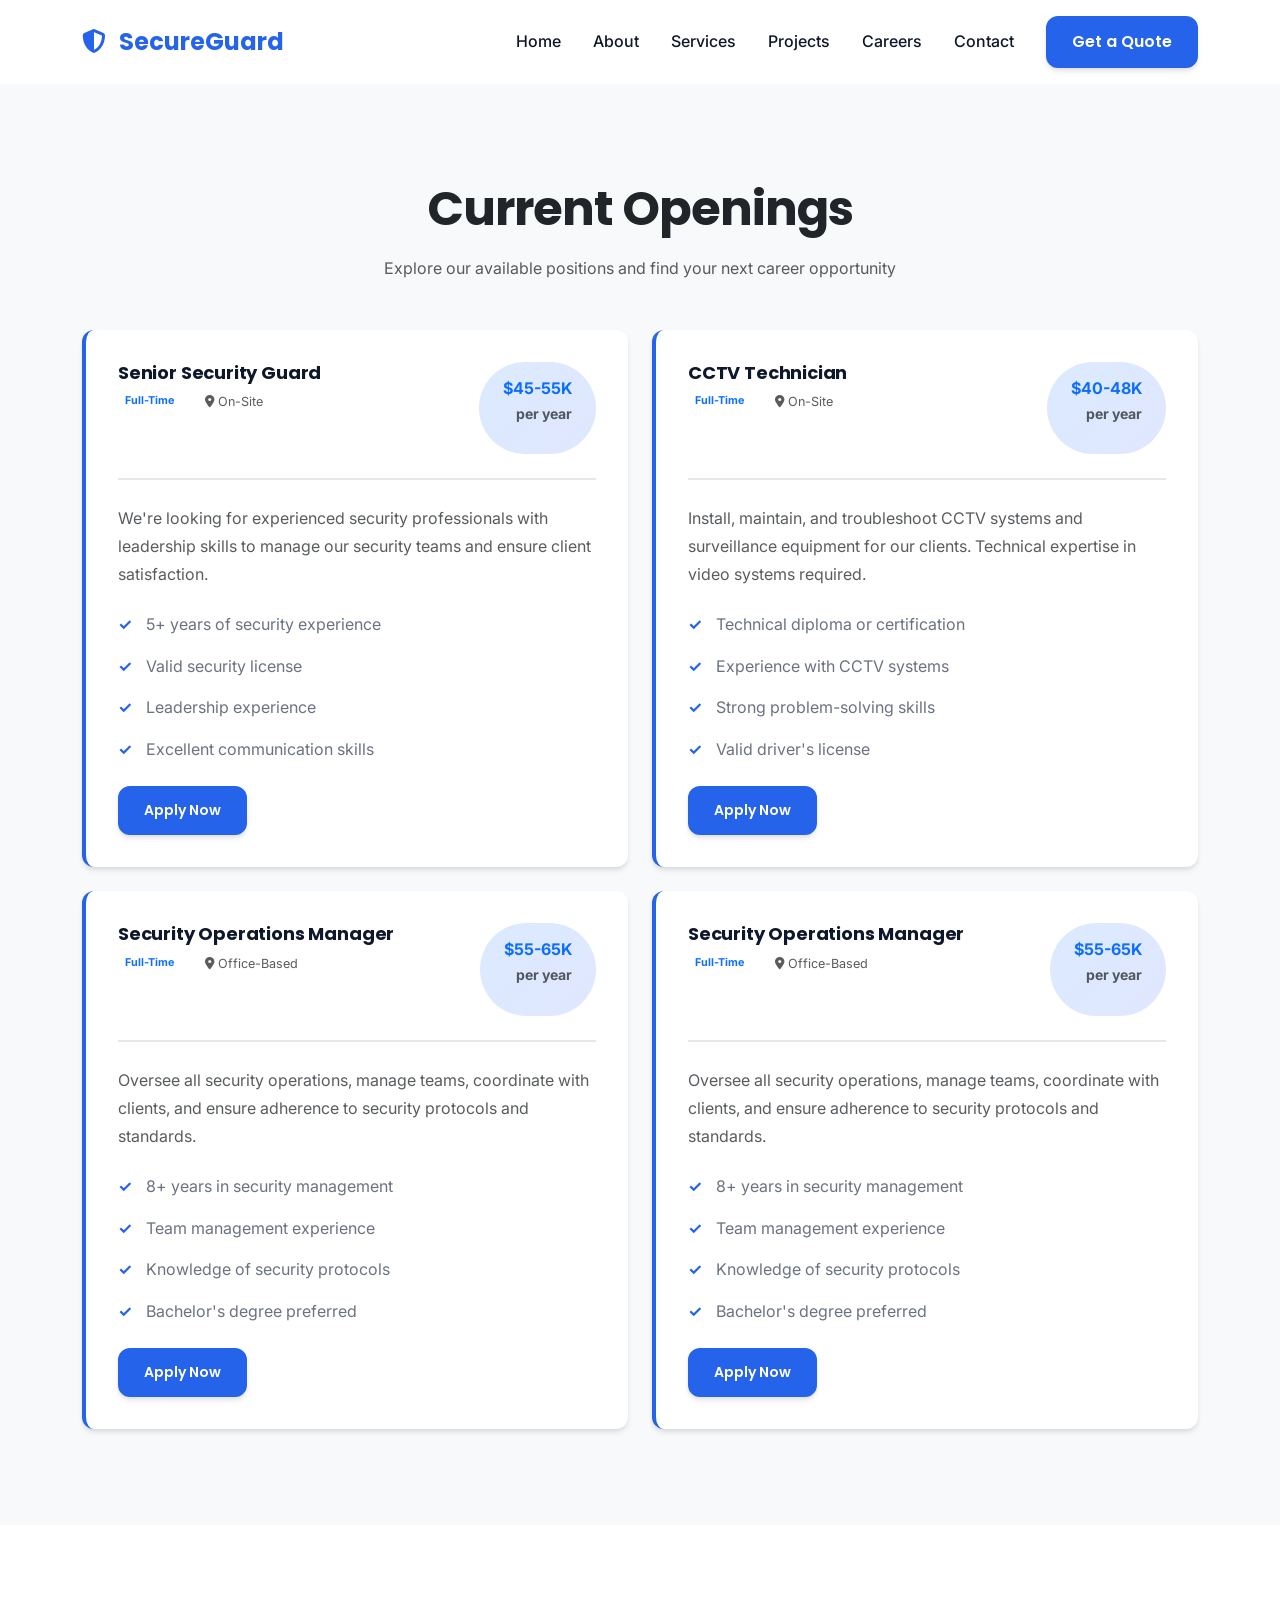
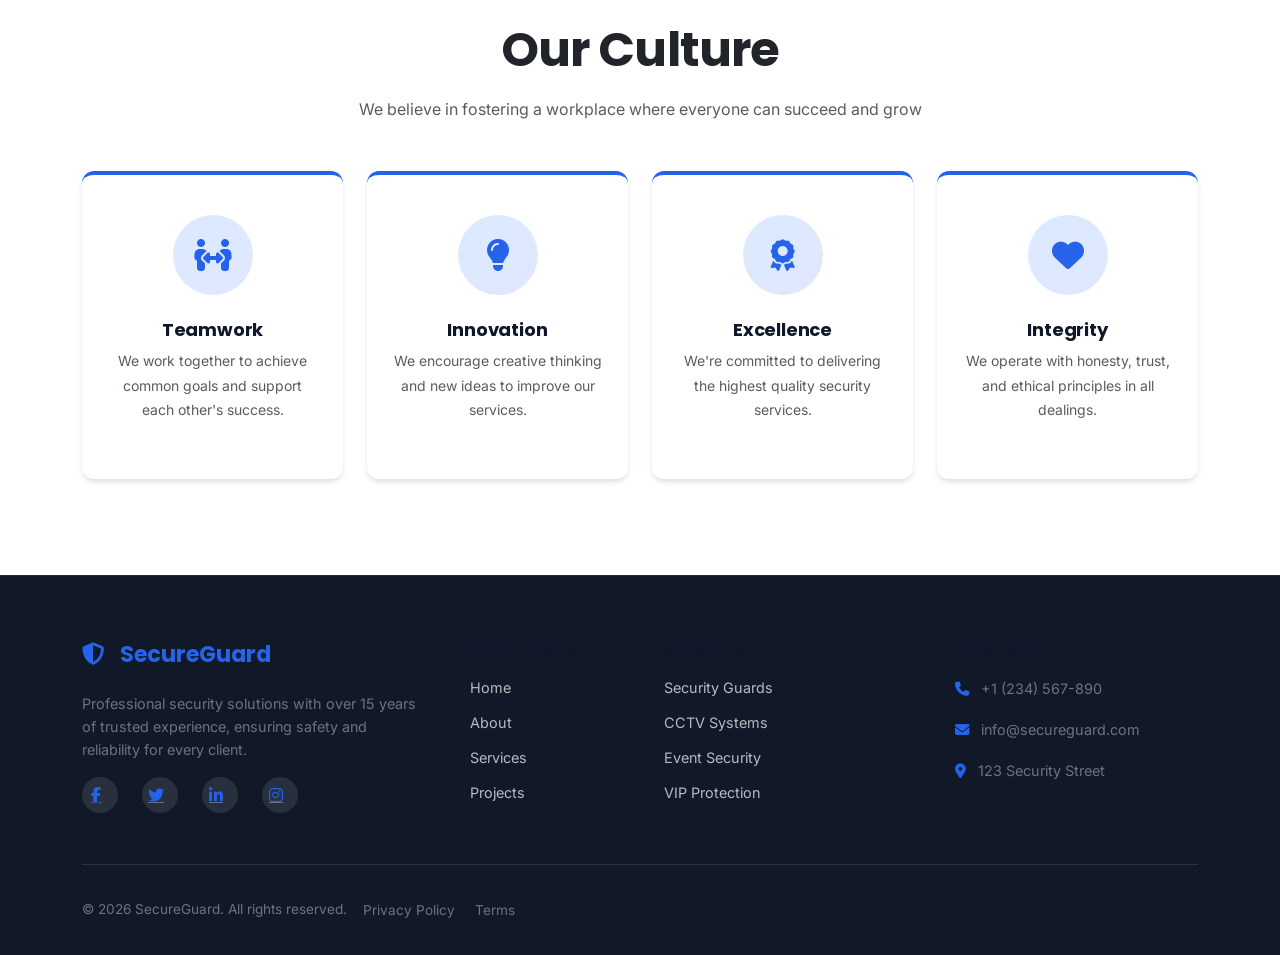
<file: careers.html>
<!DOCTYPE html>
<html lang="en">
<head>
    <meta charset="UTF-8">
    <meta name="viewport" content="width=device-width, initial-scale=1.0">
    <title>Careers - SecureGuard</title>
    <link href="https://cdn.jsdelivr.net/npm/bootstrap@5.3.0/dist/css/bootstrap.min.css" rel="stylesheet">
    <link rel="stylesheet" href="https://cdnjs.cloudflare.com/ajax/libs/font-awesome/6.4.0/css/all.min.css">
    <link href="https://fonts.googleapis.com/css2?family=Poppins:wght@300;400;600;700;800&family=Inter:wght@300;400;500;600&display=swap" rel="stylesheet">
    <link rel="stylesheet" href="style.css">
</head>
<body>
    <!-- Navbar -->
    <nav class="navbar navbar-expand-lg navbar-light sticky-top" id="navbar">
        <div class="container-lg">
            <a class="navbar-brand fw-bold" href="index.html">
                <i class="fas fa-shield-alt"></i> SecureGuard
            </a>
            <button class="navbar-toggler" type="button" data-bs-toggle="collapse" data-bs-target="#navbarNav">
                <span class="navbar-toggler-icon"></span>
            </button>
            <div class="collapse navbar-collapse" id="navbarNav">
                <ul class="navbar-nav ms-auto">
                    <li class="nav-item"><a class="nav-link" href="index.html">Home</a></li>
                    <li class="nav-item"><a class="nav-link" href="about.html">About</a></li>
                    <li class="nav-item"><a class="nav-link" href="services.html">Services</a></li>
                    <li class="nav-item"><a class="nav-link" href="projects.html">Projects</a></li>
                    <li class="nav-item"><a class="nav-link active" href="careers.html">Careers</a></li>
                    <li class="nav-item"><a class="nav-link" href="contact.html">Contact</a></li>
                </ul>
                <div class="d-flex align-items-center gap-2 ms-3">
                    <!-- <button id="themeToggle" class="btn btn-outline-primary theme-toggle" title="Toggle theme">
                        <i class="fas fa-moon"></i>
                    </button> -->
                    <a href="contact.html" class="btn btn-primary">Get a Quote</a>
                </div>
            </div>
        </div>
    </nav>

    <!-- Page Header
    <section class="page-header bg-gradient">
        <div class="container-lg">
            <div class="text-center py-5">
                <h1 class="display-4 fw-bold text-dark mb-3">Join Our Team</h1>
                <p class="lead text-muted mx-auto" style="max-width: 600px;">Be part of a growing company dedicated to security and excellence</p>
            </div>
        </div>
    </section> -->

    <!-- Careers Intro -->
    <!-- <section class="py-6">
        <div class="container-lg">
            <div class="row align-items-center gap-5">
                <div class="col-lg-6">
                    <span class="badge bg-primary-light text-primary mb-3">Work With Us</span>
                    <h2 class="display-5 fw-bold text-dark mb-4">Exciting Opportunities Await</h2>
                    <p class="lead text-muted mb-4">At SecureGuard, we're looking for talented individuals who are passionate about security and committed to excellence. We offer competitive salaries, professional development, and a supportive work environment.</p>
                    <div class="benefit-list">
                        <div class="benefit-item">
                            <div class="benefit-icon"><i class="fas fa-check"></i></div>
                            <div class="benefit-text">
                                <h6>Competitive Compensation</h6>
                                <p class="text-muted small">Salary and benefits packages that reward your dedication</p>
                            </div>
                        </div>
                        <div class="benefit-item">
                            <div class="benefit-icon"><i class="fas fa-check"></i></div>
                            <div class="benefit-text">
                                <h6>Professional Development</h6>
                                <p class="text-muted small">Training programs and career advancement opportunities</p>
                            </div>
                        </div>
                        <div class="benefit-item">
                            <div class="benefit-icon"><i class="fas fa-check"></i></div>
                            <div class="benefit-text">
                                <h6>Work-Life Balance</h6>
                                <p class="text-muted small">Flexible schedules and supportive team culture</p>
                            </div>
                        </div>
                        <div class="benefit-item">
                            <div class="benefit-icon"><i class="fas fa-check"></i></div>
                            <div class="benefit-text">
                                <h6>Health & Wellness</h6>
                                <p class="text-muted small">Comprehensive health insurance and wellness programs</p>
                            </div>
                        </div>
                    </div>
                </div>
                <div class="col-lg-6">
                    <img src="https://images.unsplash.com/photo-1552664730-d307ca884978?w=500&h=500&fit=crop" alt="Team Working" class="img-fluid rounded-4 shadow-lg">
                </div>
            </div>
        </div>
    </section> -->

    <!-- Open Positions -->
    <section class="py-6 bg-light">
        <div class="container-lg">
            <div class="text-center mb-5">
                <h2 class="display-5 fw-bold text-dark mb-3">Current Openings</h2>
                <p class="text-muted mx-auto" style="max-width: 600px;">Explore our available positions and find your next career opportunity</p>
            </div>

            <div class="row g-4">
                <!-- Job 1 -->
                <div class="col-lg-6">
                    <div class="job-card">
                        <div class="job-header">
                            <div>
                                <h5 class="fw-bold mb-2">Senior Security Guard</h5>
                                <div class="job-meta">
                                    <span class="badge bg-primary-light text-primary me-2">Full-Time</span>
                                    <span class="text-muted small"><i class="fas fa-map-marker-alt me-1"></i>On-Site</span>
                                </div>
                            </div>
                            <div class="job-salary text-end">
                                <p class="text-primary fw-bold mb-0">$45-55K</p>
                                <p class="text-muted small">per year</p>
                            </div>
                        </div>
                        <p class="text-muted mb-3">We're looking for experienced security professionals with leadership skills to manage our security teams and ensure client satisfaction.</p>
                        <ul class="job-requirements mb-3">
                            <li>5+ years of security experience</li>
                            <li>Valid security license</li>
                            <li>Leadership experience</li>
                            <li>Excellent communication skills</li>
                        </ul>
                        <a href="contact.html" class="btn btn-primary btn-sm">Apply Now</a>
                    </div>
                </div>

                <!-- Job 2 -->
                <div class="col-lg-6">
                    <div class="job-card">
                        <div class="job-header">
                            <div>
                                <h5 class="fw-bold mb-2">CCTV Technician</h5>
                                <div class="job-meta">
                                    <span class="badge bg-primary-light text-primary me-2">Full-Time</span>
                                    <span class="text-muted small"><i class="fas fa-map-marker-alt me-1"></i>On-Site</span>
                                </div>
                            </div>
                            <div class="job-salary text-end">
                                <p class="text-primary fw-bold mb-0">$40-48K</p>
                                <p class="text-muted small">per year</p>
                            </div>
                        </div>
                        <p class="text-muted mb-3">Install, maintain, and troubleshoot CCTV systems and surveillance equipment for our clients. Technical expertise in video systems required.</p>
                        <ul class="job-requirements mb-3">
                            <li>Technical diploma or certification</li>
                            <li>Experience with CCTV systems</li>
                            <li>Strong problem-solving skills</li>
                            <li>Valid driver's license</li>
                        </ul>
                        <a href="contact.html" class="btn btn-primary btn-sm">Apply Now</a>
                    </div>
                </div>

                <!-- Job 3 -->
                <div class="col-lg-6">
                    <div class="job-card">
                        <div class="job-header">
                            <div>
                                <h5 class="fw-bold mb-2">Security Operations Manager</h5>
                                <div class="job-meta">
                                    <span class="badge bg-primary-light text-primary me-2">Full-Time</span>
                                    <span class="text-muted small"><i class="fas fa-map-marker-alt me-1"></i>Office-Based</span>
                                </div>
                            </div>
                            <div class="job-salary text-end">
                                <p class="text-primary fw-bold mb-0">$55-65K</p>
                                <p class="text-muted small">per year</p>
                            </div>
                        </div>
                        <p class="text-muted mb-3">Oversee all security operations, manage teams, coordinate with clients, and ensure adherence to security protocols and standards.</p>
                        <ul class="job-requirements mb-3">
                            <li>8+ years in security management</li>
                            <li>Team management experience</li>
                            <li>Knowledge of security protocols</li>
                            <li>Bachelor's degree preferred</li>
                        </ul>
                        <a href="contact.html" class="btn btn-primary btn-sm">Apply Now</a>
                    </div>
                </div>

                <!-- Job 4 -->
                <div class="col-lg-6">
                    <div class="job-card">
                        <div class="job-header">
                            <div>
                                <h5 class="fw-bold mb-2">Security Operations Manager</h5>
                                <div class="job-meta">
                                    <span class="badge bg-primary-light text-primary me-2">Full-Time</span>
                                    <span class="text-muted small"><i class="fas fa-map-marker-alt me-1"></i>Office-Based</span>
                                </div>
                            </div>
                            <div class="job-salary text-end">
                                <p class="text-primary fw-bold mb-0">$55-65K</p>
                                <p class="text-muted small">per year</p>
                            </div>
                        </div>
                        <p class="text-muted mb-3">Oversee all security operations, manage teams, coordinate with clients, and ensure adherence to security protocols and standards.</p>
                        <ul class="job-requirements mb-3">
                            <li>8+ years in security management</li>
                            <li>Team management experience</li>
                            <li>Knowledge of security protocols</li>
                            <li>Bachelor's degree preferred</li>
                        </ul>
                        <a href="contact.html" class="btn btn-primary btn-sm">Apply Now</a>
                    </div>
                </div>
            </div>
        </div>
    </section>

    <!-- Company Culture -->
    <section class="py-6">
        <div class="container-lg">
            <div class="text-center mb-5">
                <h2 class="display-5 fw-bold text-dark mb-3">Our Culture</h2>
                <p class="text-muted mx-auto" style="max-width: 600px;">We believe in fostering a workplace where everyone can succeed and grow</p>
            </div>

            <div class="row g-4">
                <div class="col-md-6 col-lg-3 text-center">
                    <div class="culture-card">
                        <div class="culture-icon">
                            <i class="fas fa-people-arrows"></i>
                        </div>
                        <h5 class="fw-bold mt-3 mb-2">Teamwork</h5>
                        <p class="text-muted small">We work together to achieve common goals and support each other's success.</p>
                    </div>
                </div>
                <div class="col-md-6 col-lg-3 text-center">
                    <div class="culture-card">
                        <div class="culture-icon">
                            <i class="fas fa-lightbulb"></i>
                        </div>
                        <h5 class="fw-bold mt-3 mb-2">Innovation</h5>
                        <p class="text-muted small">We encourage creative thinking and new ideas to improve our services.</p>
                    </div>
                </div>
                <div class="col-md-6 col-lg-3 text-center">
                    <div class="culture-card">
                        <div class="culture-icon">
                            <i class="fas fa-award"></i>
                        </div>
                        <h5 class="fw-bold mt-3 mb-2">Excellence</h5>
                        <p class="text-muted small">We're committed to delivering the highest quality security services.</p>
                    </div>
                </div>
                <div class="col-md-6 col-lg-3 text-center">
                    <div class="culture-card">
                        <div class="culture-icon">
                            <i class="fas fa-heart"></i>
                        </div>
                        <h5 class="fw-bold mt-3 mb-2">Integrity</h5>
                        <p class="text-muted small">We operate with honesty, trust, and ethical principles in all dealings.</p>
                    </div>
                </div>
            </div>
        </div>
    </section>

<footer class="footer">
    <div class="container-lg">
        <div class="row g-5">

            <!-- Brand -->
            <div class="col-lg-4 col-md-6">
                <h5 class="footer-brand">
                    <i class="fas fa-shield-alt"></i> SecureGuard
                </h5>
                <p class="footer-desc">
                    Professional security solutions with over 15 years of trusted experience, ensuring safety and reliability for every client.
                </p>

                <div class="social-icons mt-3">
                    <a href="#"><i class="fab fa-facebook-f"></i></a>
                    <a href="#"><i class="fab fa-twitter"></i></a>
                    <a href="#"><i class="fab fa-linkedin-in"></i></a>
                    <a href="#"><i class="fab fa-instagram"></i></a>
                </div>
            </div>

            <!-- Links -->
            <div class="col-lg-2 col-md-6">
                <h6 class="footer-title">Quick Links</h6>
                <ul class="footer-links">
                    <li><a href="index.html">Home</a></li>
                    <li><a href="about.html">About</a></li>
                    <li><a href="services.html">Services</a></li>
                    <li><a href="projects.html">Projects</a></li>
                </ul>
            </div>

            <!-- Services -->
            <div class="col-lg-3 col-md-6">
                <h6 class="footer-title">Services</h6>
                <ul class="footer-links">
                    <li><a href="#">Security Guards</a></li>
                    <li><a href="#">CCTV Systems</a></li>
                    <li><a href="#">Event Security</a></li>
                    <li><a href="#">VIP Protection</a></li>
                </ul>
            </div>

            <!-- Contact -->
            <div class="col-lg-3 col-md-6">
                <h6 class="footer-title">Contact</h6>
                <p><i class="fas fa-phone"></i> +1 (234) 567-890</p>
                <p><i class="fas fa-envelope"></i> info@secureguard.com</p>
                <p><i class="fas fa-map-marker-alt"></i> 123 Security Street</p>
            </div>

        </div>

        <!-- Bottom -->
        <div class="footer-bottom mt-5">
            <div class="d-flex flex-column flex-md-row justify-content-between align-items-center">
                <p>© 2026 SecureGuard. All rights reserved.</p>
                <div>
                    <a href="#">Privacy Policy</a>
                    <a href="#">Terms</a>
                </div>
            </div>
        </div>
    </div>
</footer>

    <a href="#top" id="scrollTopBtn" class="scroll-top"><i class="fas fa-arrow-up"></i></a>

    <script src="https://cdn.jsdelivr.net/npm/bootstrap@5.3.0/dist/js/bootstrap.bundle.min.js"></script>
    <script src="script.js"></script>
    <script>document.addEventListener('DOMContentLoaded', function() { initializeTheme(); });</script>
</body>
</html>
</file>
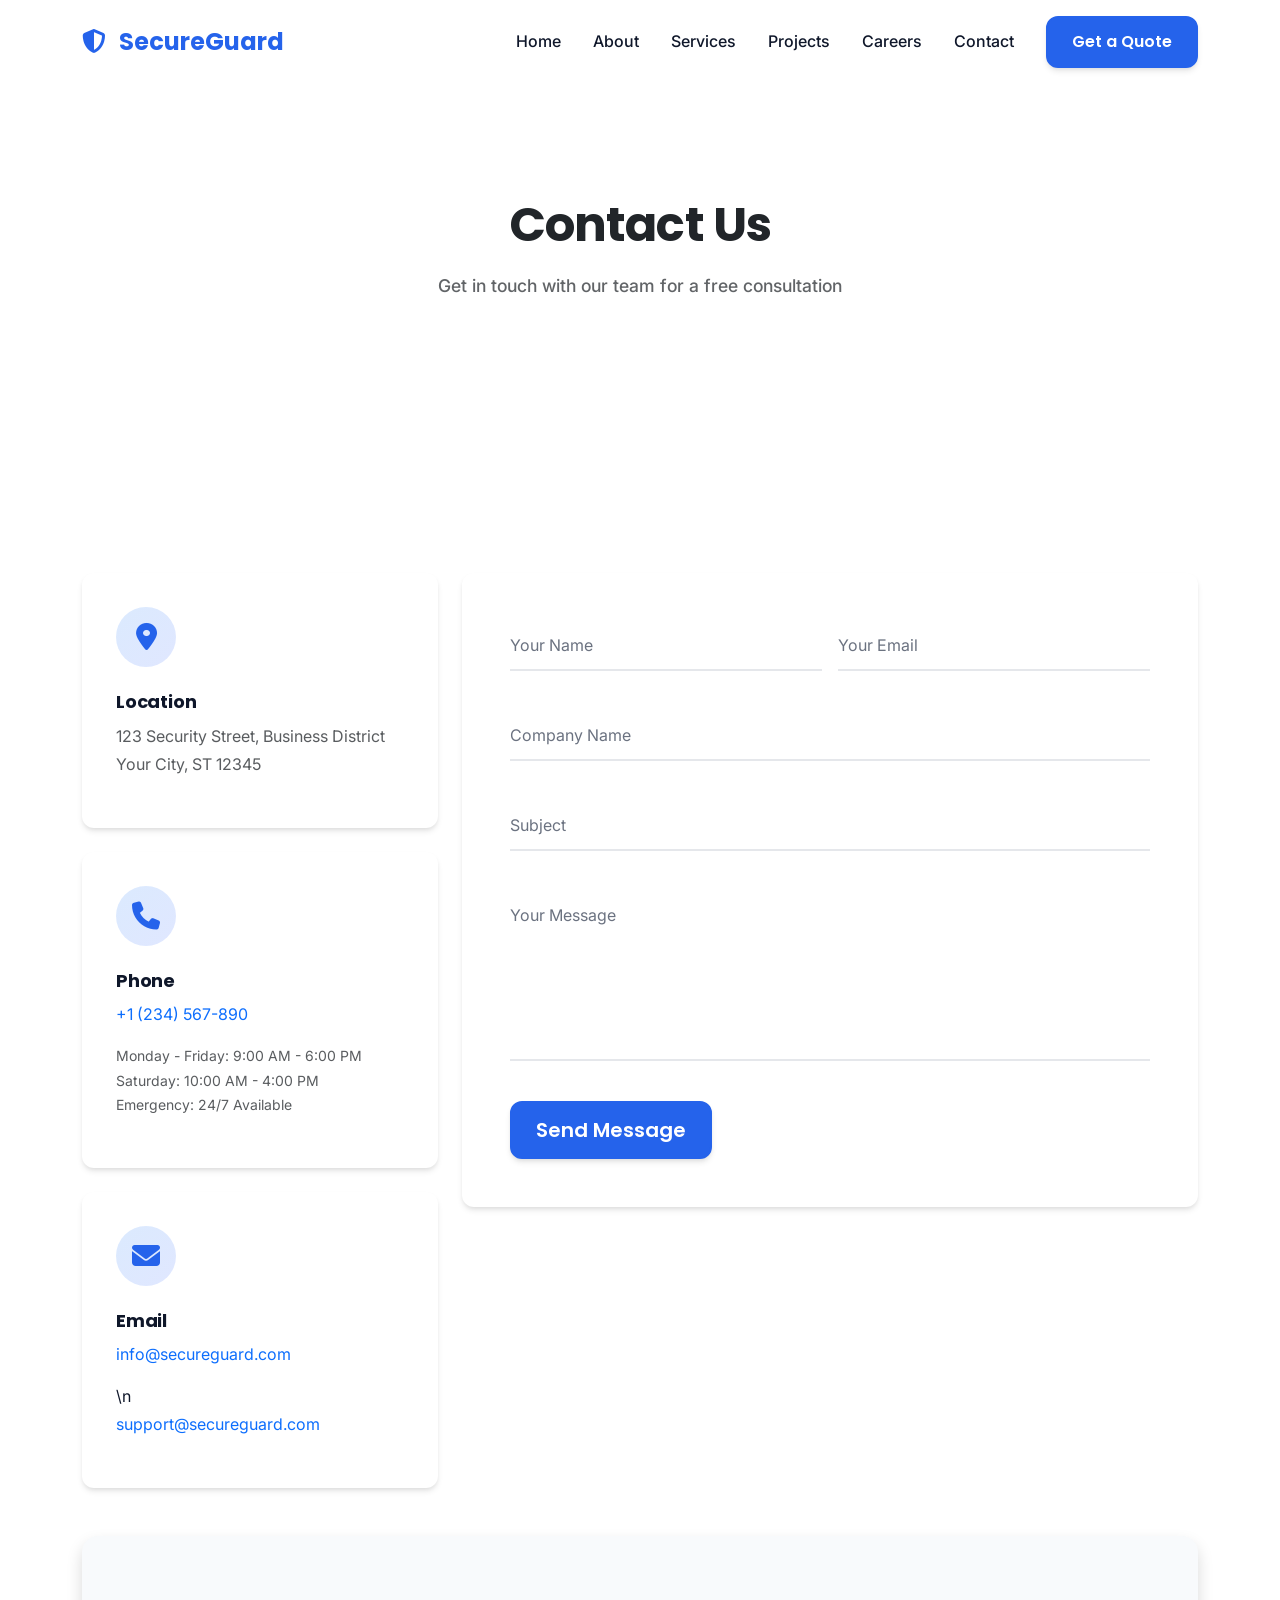
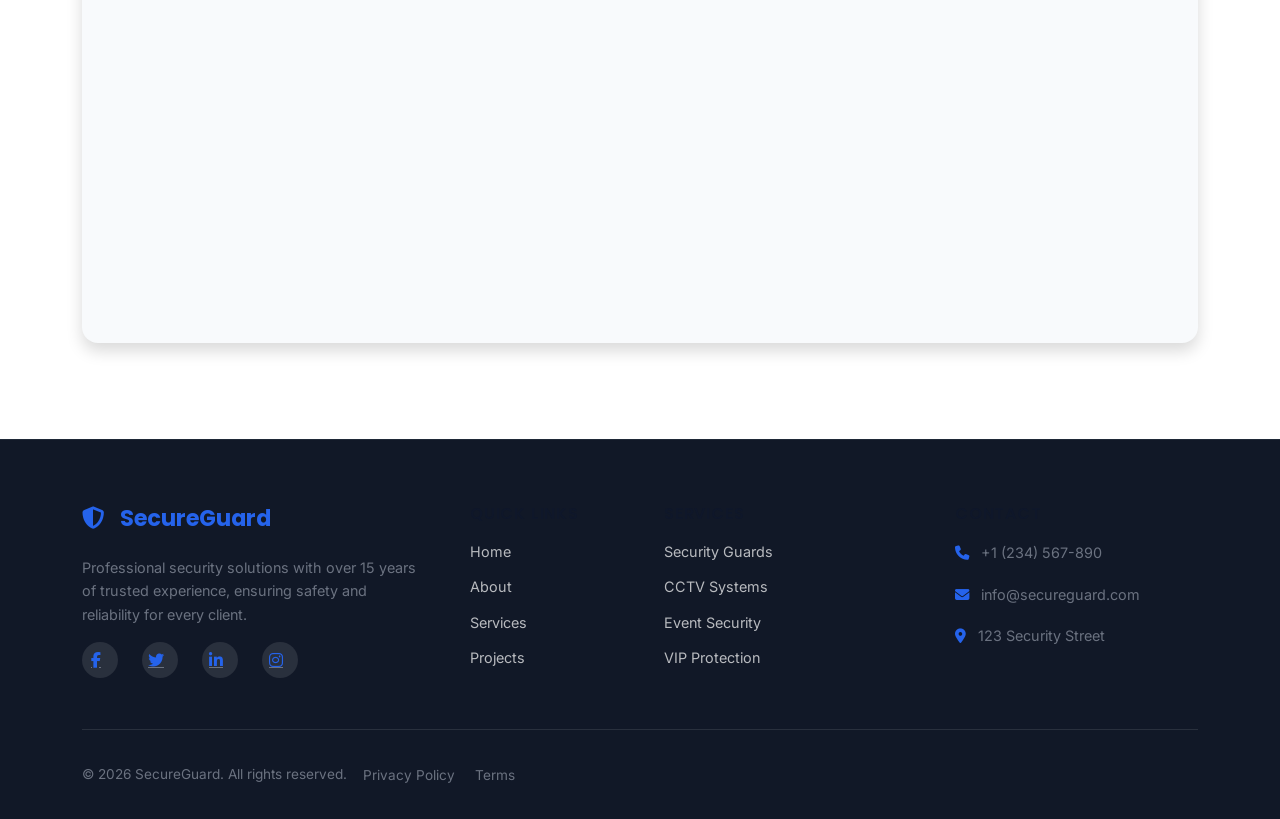
<file: contact.html>
<!DOCTYPE html>
<html lang="en">
<head>
    <meta charset="UTF-8">
    <meta name="viewport" content="width=device-width, initial-scale=1.0">
    <title>Contact Us - SecureGuard</title>
    <link href="https://cdn.jsdelivr.net/npm/bootstrap@5.3.0/dist/css/bootstrap.min.css" rel="stylesheet">
    <link rel="stylesheet" href="https://cdnjs.cloudflare.com/ajax/libs/font-awesome/6.4.0/css/all.min.css">
    <link href="https://fonts.googleapis.com/css2?family=Poppins:wght@300;400;600;700;800&family=Inter:wght@300;400;500;600&display=swap" rel="stylesheet">
    <link rel="stylesheet" href="style.css">
</head>
<body>
    <!-- Navbar -->
    <nav class="navbar navbar-expand-lg navbar-light sticky-top" id="navbar">
        <div class="container-lg">
            <a class="navbar-brand fw-bold" href="index.html">
                <i class="fas fa-shield-alt"></i> SecureGuard
            </a>
            <button class="navbar-toggler" type="button" data-bs-toggle="collapse" data-bs-target="#navbarNav">
                <span class="navbar-toggler-icon"></span>
            </button>
            <div class="collapse navbar-collapse" id="navbarNav">
                <ul class="navbar-nav ms-auto">
                    <li class="nav-item"><a class="nav-link" href="index.html">Home</a></li>
                    <li class="nav-item"><a class="nav-link" href="about.html">About</a></li>
                    <li class="nav-item"><a class="nav-link" href="services.html">Services</a></li>
                    <li class="nav-item"><a class="nav-link" href="projects.html">Projects</a></li>
                    <li class="nav-item"><a class="nav-link" href="careers.html">Careers</a></li>
                    <li class="nav-item"><a class="nav-link" href="contact.html">Contact</a></li>
                </ul>
                <div class="d-flex align-items-center gap-2 ms-3">
                    <!-- <button id="themeToggle" class="btn btn-outline-primary theme-toggle" title="Toggle theme">
                        <i class="fas fa-moon"></i>
                    </button> -->
                    <a href="contact.html" class="btn btn-primary">Get a Quote</a>
                </div>
            </div>
        </div>
    </nav>

    <!-- Page Header -->
    <section class="page-header bg-gradient">
        <div class="container-lg">
            <div class="text-center py-5">
                <h1 class="display-4 fw-bold text-dark mb-3">Contact Us</h1>
                <p class="lead text-muted mx-auto" style="max-width: 600px;">Get in touch with our team for a free consultation</p>
            </div>
        </div>
    </section>

    <!-- Contact Content -->
    <section class="py-6">
        <div class="container-lg">
            <div class="row g-4">
                <!-- Contact Info -->
                <div class="col-lg-4">
                    <div class="contact-info-card">
                        <div class="contact-icon">
                            <i class="fas fa-map-marker-alt"></i>
                        </div>
                        <h5 class="fw-bold mt-4 mb-2">Location</h5>
                        <p class="text-muted">123 Security Street, Business District<br>Your City, ST 12345</p>
                    </div>

                    <div class="contact-info-card mt-4">
                        <div class="contact-icon">
                            <i class="fas fa-phone"></i>
                        </div>
                        <h5 class="fw-bold mt-4 mb-2">Phone</h5>
                        <p class="text-muted"><a href="tel:+1234567890" class="text-decoration-none text-primary">+1 (234) 567-890</a></p>
                        <p class="text-muted small">Monday - Friday: 9:00 AM - 6:00 PM<br>Saturday: 10:00 AM - 4:00 PM<br>Emergency: 24/7 Available</p>
                    </div>

                    <div class="contact-info-card mt-4">
                        <div class="contact-icon">
                            <i class="fas fa-envelope"></i>
                        </div>
                        <h5 class="fw-bold mt-4 mb-2">Email</h5>
                        <p class="text-muted"><a href="mailto:info@secureguard.com" class="text-decoration-none text-primary">info@secureguard.com</a></p>\n                        <p class="text-muted"><a href="mailto:support@secureguard.com" class="text-decoration-none text-primary">support@secureguard.com</a></p>
                    </div>
                </div>

                <!-- Contact Form -->
                <div class="col-lg-8">
                    <form class="contact-form" id="contactForm">
                        <div class="row g-3">
                            <div class="col-md-6">
                                <div class="form-group">
                                    <input type="text" class="form-control" placeholder="Your Name" required>
                                    <span class="form-line"></span>
                                </div>
                            </div>
                            <div class="col-md-6">
                                <div class="form-group">
                                    <input type="email" class="form-control" placeholder="Your Email" required>
                                    <span class="form-line"></span>
                                </div>
                            </div>
                            <div class="col-12">
                                <div class="form-group">
                                    <input type="text" class="form-control" placeholder="Company Name" required>
                                    <span class="form-line"></span>
                                </div>
                            </div>
                            <div class="col-12">
                                <div class="form-group">
                                    <input type="text" class="form-control" placeholder="Subject" required>
                                    <span class="form-line"></span>
                                </div>
                            </div>
                            <div class="col-12">
                                <div class="form-group">
                                    <textarea class="form-control" placeholder="Your Message" rows="6" required></textarea>
                                    <span class="form-line"></span>
                                </div>
                            </div>
                            <div class="col-12">
                                <button type="submit" class="btn btn-primary btn-lg">Send Message</button>
                            </div>
                        </div>
                    </form>
                </div>
            </div>

            <!-- Map Section -->
            <div class="mt-5">
                <div class="map-container rounded-4 overflow-hidden shadow">
                    <iframe src="https://www.google.com/maps/embed?pb=!1m18!1m12!1m3!1d3024.1934651293607!2d-74.00601592346948!3d40.71282507140251!2m3!1f0!2f0!3f0!3m2!1i1024!2i768!4f13.1!3m3!1m2!1s0x89c25a268754f7a1%3A0xe997e3ea5da0b0f!2sNew%20York%2C%20NY!5e0!3m2!1sen!2sus!4v1234567890" width="100%" height="400" style="border:none;" allowfullscreen="" loading="lazy" referrerpolicy="no-referrer-when-downgrade"></iframe>
                </div>
            </div>
        </div>
    </section>

<footer class="footer">
    <div class="container-lg">
        <div class="row g-5">

            <!-- Brand -->
            <div class="col-lg-4 col-md-6">
                <h5 class="footer-brand">
                    <i class="fas fa-shield-alt"></i> SecureGuard
                </h5>
                <p class="footer-desc">
                    Professional security solutions with over 15 years of trusted experience, ensuring safety and reliability for every client.
                </p>

                <div class="social-icons mt-3">
                    <a href="#"><i class="fab fa-facebook-f"></i></a>
                    <a href="#"><i class="fab fa-twitter"></i></a>
                    <a href="#"><i class="fab fa-linkedin-in"></i></a>
                    <a href="#"><i class="fab fa-instagram"></i></a>
                </div>
            </div>

            <!-- Links -->
            <div class="col-lg-2 col-md-6">
                <h6 class="footer-title">Quick Links</h6>
                <ul class="footer-links">
                    <li><a href="index.html">Home</a></li>
                    <li><a href="about.html">About</a></li>
                    <li><a href="services.html">Services</a></li>
                    <li><a href="projects.html">Projects</a></li>
                </ul>
            </div>

            <!-- Services -->
            <div class="col-lg-3 col-md-6">
                <h6 class="footer-title">Services</h6>
                <ul class="footer-links">
                    <li><a href="#">Security Guards</a></li>
                    <li><a href="#">CCTV Systems</a></li>
                    <li><a href="#">Event Security</a></li>
                    <li><a href="#">VIP Protection</a></li>
                </ul>
            </div>

            <!-- Contact -->
            <div class="col-lg-3 col-md-6">
                <h6 class="footer-title">Contact</h6>
                <p><i class="fas fa-phone"></i> +1 (234) 567-890</p>
                <p><i class="fas fa-envelope"></i> info@secureguard.com</p>
                <p><i class="fas fa-map-marker-alt"></i> 123 Security Street</p>
            </div>

        </div>

        <!-- Bottom -->
        <div class="footer-bottom mt-5">
            <div class="d-flex flex-column flex-md-row justify-content-between align-items-center">
                <p>© 2026 SecureGuard. All rights reserved.</p>
                <div>
                    <a href="#">Privacy Policy</a>
                    <a href="#">Terms</a>
                </div>
            </div>
        </div>
    </div>
</footer>

    <a href="#top" id="scrollTopBtn" class="scroll-top"><i class="fas fa-arrow-up"></i></a>

    <script src="https://cdn.jsdelivr.net/npm/bootstrap@5.3.0/dist/js/bootstrap.bundle.min.js"></script>
    <script src="script.js"></script>
    <script>document.addEventListener('DOMContentLoaded', function() { initializeTheme(); });</script>
</body>
</html>
</file>
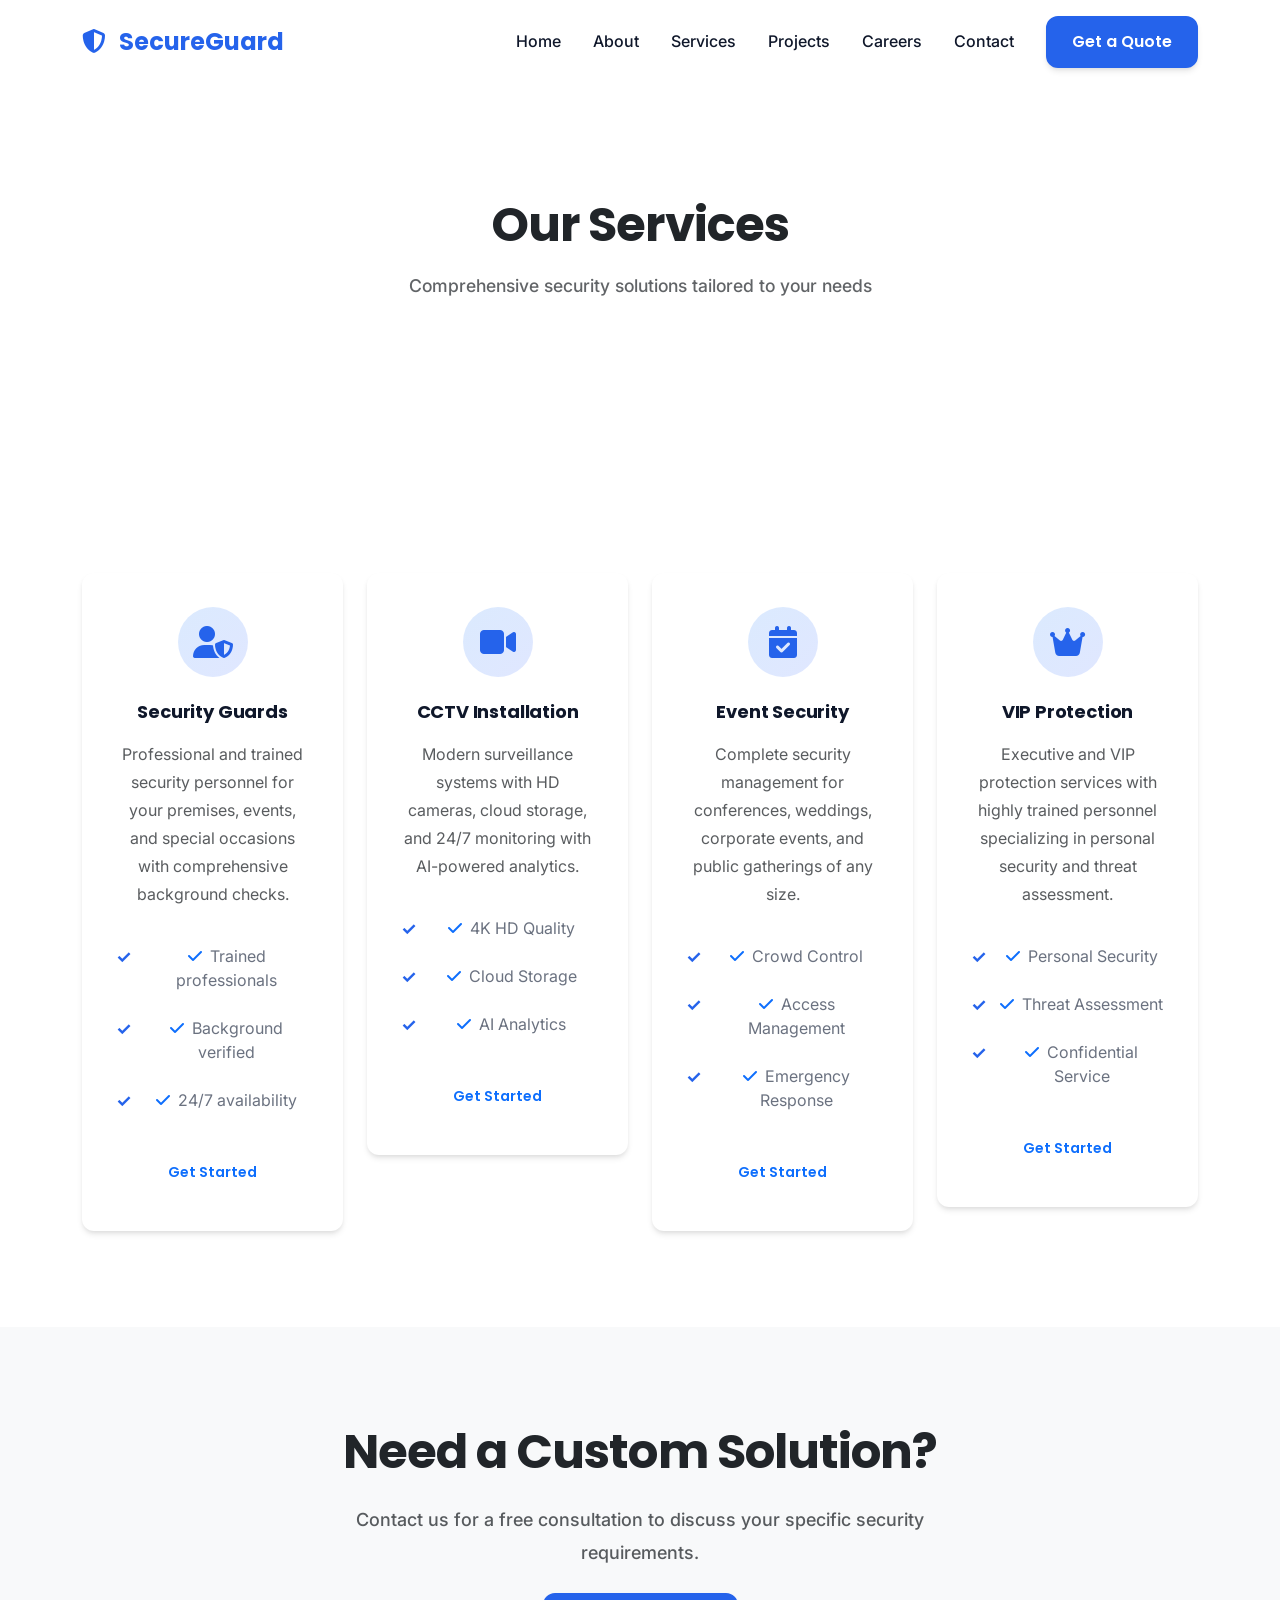
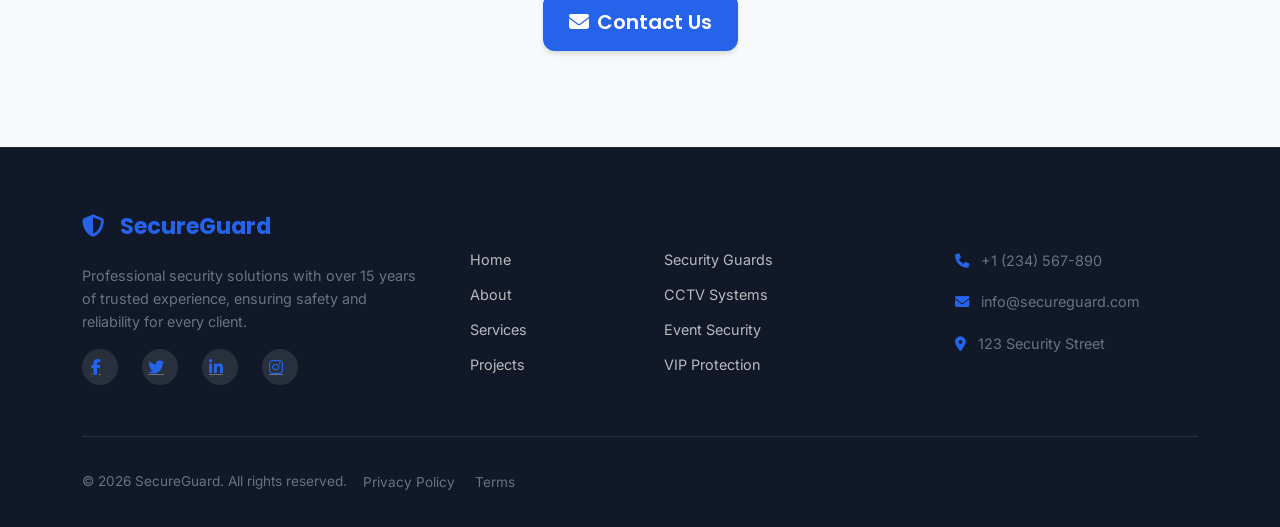
<file: services.html>
<!DOCTYPE html>
<html lang="en">
<head>
    <meta charset="UTF-8">
    <meta name="viewport" content="width=device-width, initial-scale=1.0">
    <title>Services - SecureGuard</title>
    <link href="https://cdn.jsdelivr.net/npm/bootstrap@5.3.0/dist/css/bootstrap.min.css" rel="stylesheet">
    <link rel="stylesheet" href="https://cdnjs.cloudflare.com/ajax/libs/font-awesome/6.4.0/css/all.min.css">
    <link href="https://fonts.googleapis.com/css2?family=Poppins:wght@300;400;600;700;800&family=Inter:wght@300;400;500;600&display=swap" rel="stylesheet">
    <link rel="stylesheet" href="style.css">
</head>
<body>
    <!-- Navbar -->
    <nav class="navbar navbar-expand-lg navbar-light sticky-top" id="navbar">
        <div class="container-lg">
            <a class="navbar-brand fw-bold" href="index.html">
                <i class="fas fa-shield-alt"></i> SecureGuard
            </a>
            <button class="navbar-toggler" type="button" data-bs-toggle="collapse" data-bs-target="#navbarNav">
                <span class="navbar-toggler-icon"></span>
            </button>
            <div class="collapse navbar-collapse" id="navbarNav">
                <ul class="navbar-nav ms-auto">
                    <li class="nav-item"><a class="nav-link" href="index.html">Home</a></li>
                    <li class="nav-item"><a class="nav-link" href="about.html">About</a></li>
                    <li class="nav-item"><a class="nav-link" href="services.html">Services</a></li>
                    <li class="nav-item"><a class="nav-link" href="projects.html">Projects</a></li>
                    <li class="nav-item"><a class="nav-link" href="careers.html">Careers</a></li>
                    <li class="nav-item"><a class="nav-link" href="contact.html">Contact</a></li>
                </ul>
                <div class="d-flex align-items-center gap-2 ms-3">
                    <!-- <button id="themeToggle" class="btn btn-outline-primary theme-toggle" title="Toggle theme">
                        <i class="fas fa-moon"></i>
                    </button> -->
                    <a href="contact.html" class="btn btn-primary">Get a Quote</a>
                </div>
            </div>
        </div>
    </nav>

    <!-- Page Header -->
    <section class="page-header bg-gradient">
        <div class="container-lg">
            <div class="text-center py-5">
                <h1 class="display-4 fw-bold text-dark mb-3">Our Services</h1>
                <p class="lead text-muted mx-auto" style="max-width: 600px;">Comprehensive security solutions tailored to your needs</p>
            </div>
        </div>
    </section>

    <!-- Services Grid -->
    <section class="py-6">
        <div class="container-lg">
            <div class="row g-4">
                <!-- Service 1 -->
                <div class="col-md-6 col-lg-3">
                    <div class="service-card">
                        <div class="service-icon">
                            <i class="fas fa-user-shield"></i>
                        </div>
                        <h5 class="fw-bold mt-4 mb-3">Security Guards</h5>
                        <p class="text-muted mb-4">Professional and trained security personnel for your premises, events, and special occasions with comprehensive background checks.</p>
                        <ul class="service-features mb-4">
                            <li><i class="fas fa-check text-primary me-2"></i>Trained professionals</li>
                            <li><i class="fas fa-check text-primary me-2"></i>Background verified</li>
                            <li><i class="fas fa-check text-primary me-2"></i>24/7 availability</li>
                        </ul>
                        <a href="contact.html" class="btn btn-sm btn-outline-primary">Get Started</a>
                    </div>
                </div>

                <!-- Service 2 -->
                <div class="col-md-6 col-lg-3">
                    <div class="service-card">
                        <div class="service-icon">
                            <i class="fas fa-video"></i>
                        </div>
                        <h5 class="fw-bold mt-4 mb-3">CCTV Installation</h5>
                        <p class="text-muted mb-4">Modern surveillance systems with HD cameras, cloud storage, and 24/7 monitoring with AI-powered analytics.</p>
                        <ul class="service-features mb-4">
                            <li><i class="fas fa-check text-primary me-2"></i>4K HD Quality</li>
                            <li><i class="fas fa-check text-primary me-2"></i>Cloud Storage</li>
                            <li><i class="fas fa-check text-primary me-2"></i>AI Analytics</li>
                        </ul>
                        <a href="contact.html" class="btn btn-sm btn-outline-primary">Get Started</a>
                    </div>
                </div>

                <!-- Service 3 -->
                <div class="col-md-6 col-lg-3">
                    <div class="service-card">
                        <div class="service-icon">
                            <i class="fas fa-calendar-check"></i>
                        </div>
                        <h5 class="fw-bold mt-4 mb-3">Event Security</h5>
                        <p class="text-muted mb-4">Complete security management for conferences, weddings, corporate events, and public gatherings of any size.</p>
                        <ul class="service-features mb-4">
                            <li><i class="fas fa-check text-primary me-2"></i>Crowd Control</li>
                            <li><i class="fas fa-check text-primary me-2"></i>Access Management</li>
                            <li><i class="fas fa-check text-primary me-2"></i>Emergency Response</li>
                        </ul>
                        <a href="contact.html" class="btn btn-sm btn-outline-primary">Get Started</a>
                    </div>
                </div>

                <!-- Service 4 -->
                <div class="col-md-6 col-lg-3">
                    <div class="service-card">
                        <div class="service-icon">
                            <i class="fas fa-crown"></i>
                        </div>
                        <h5 class="fw-bold mt-4 mb-3">VIP Protection</h5>
                        <p class="text-muted mb-4">Executive and VIP protection services with highly trained personnel specializing in personal security and threat assessment.</p>
                        <ul class="service-features mb-4">
                            <li><i class="fas fa-check text-primary me-2"></i>Personal Security</li>
                            <li><i class="fas fa-check text-primary me-2"></i>Threat Assessment</li>
                            <li><i class="fas fa-check text-primary me-2"></i>Confidential Service</li>
                        </ul>
                        <a href="contact.html" class="btn btn-sm btn-outline-primary">Get Started</a>
                    </div>
                </div>
            </div>
        </div>
    </section>

    <!-- CTA Section -->
    <section class="py-6 bg-light">
        <div class="container-lg">
            <div class="text-center">
                <h2 class="display-5 fw-bold text-dark mb-4">Need a Custom Solution?</h2>
                <p class="lead text-muted mb-4 mx-auto" style="max-width: 600px;">Contact us for a free consultation to discuss your specific security requirements.</p>
                <a href="contact.html" class="btn btn-primary btn-lg">
                    <i class="fas fa-envelope me-2"></i>Contact Us
                </a>
            </div>
        </div>
    </section>

<footer class="footer">
    <div class="container-lg">
        <div class="row g-5">

            <!-- Brand -->
            <div class="col-lg-4 col-md-6">
                <h5 class="footer-brand">
                    <i class="fas fa-shield-alt"></i> SecureGuard
                </h5>
                <p class="footer-desc">
                    Professional security solutions with over 15 years of trusted experience, ensuring safety and reliability for every client.
                </p>

                <div class="social-icons mt-3">
                    <a href="#"><i class="fab fa-facebook-f"></i></a>
                    <a href="#"><i class="fab fa-twitter"></i></a>
                    <a href="#"><i class="fab fa-linkedin-in"></i></a>
                    <a href="#"><i class="fab fa-instagram"></i></a>
                </div>
            </div>

            <!-- Links -->
            <div class="col-lg-2 col-md-6">
                <h6 class="footer-title">Quick Links</h6>
                <ul class="footer-links">
                    <li><a href="index.html">Home</a></li>
                    <li><a href="about.html">About</a></li>
                    <li><a href="services.html">Services</a></li>
                    <li><a href="projects.html">Projects</a></li>
                </ul>
            </div>

            <!-- Services -->
            <div class="col-lg-3 col-md-6">
                <h6 class="footer-title">Services</h6>
                <ul class="footer-links">
                    <li><a href="#">Security Guards</a></li>
                    <li><a href="#">CCTV Systems</a></li>
                    <li><a href="#">Event Security</a></li>
                    <li><a href="#">VIP Protection</a></li>
                </ul>
            </div>

            <!-- Contact -->
            <div class="col-lg-3 col-md-6">
                <h6 class="footer-title">Contact</h6>
                <p><i class="fas fa-phone"></i> +1 (234) 567-890</p>
                <p><i class="fas fa-envelope"></i> info@secureguard.com</p>
                <p><i class="fas fa-map-marker-alt"></i> 123 Security Street</p>
            </div>

        </div>

        <!-- Bottom -->
        <div class="footer-bottom mt-5">
            <div class="d-flex flex-column flex-md-row justify-content-between align-items-center">
                <p>© 2026 SecureGuard. All rights reserved.</p>
                <div>
                    <a href="#">Privacy Policy</a>
                    <a href="#">Terms</a>
                </div>
            </div>
        </div>
    </div>
</footer>
    <a href="#top" id="scrollTopBtn" class="scroll-top"><i class="fas fa-arrow-up"></i></a>

    <script src="https://cdn.jsdelivr.net/npm/bootstrap@5.3.0/dist/js/bootstrap.bundle.min.js"></script>
    <script src="script.js"></script>
    <script>document.addEventListener('DOMContentLoaded', function() { initializeTheme(); });</script>
</body>
</html>
</file>
<file: style.css>
/* ===================================
   GLOBAL STYLES & VARIABLES
   =================================== */

:root {
  /* Primary Colors */
  --primary-color: #2563eb;
  --primary-light: #dbeafe;
  --primary-dark: #1e40af;
  --secondary-color: #1e40af;
  --accent-color: #0ea5e9;

  /* Text Colors */
  --text-dark: #0f172a;
  --text-primary: #1f2937;
  --text-muted: #6b7280;
  --text-light: #9ca3af;

  /* Background Colors */
  --bg-white: #ffffff;
  --bg-light: #f8fafc;
  --bg-lighter: #f1f5f9;
  --bg-accent: #f0f7ff;

  /* Shadows */
  --shadow-xs: 0 1px 2px 0 rgba(0, 0, 0, 0.05);
  --shadow-sm: 0 1px 3px 0 rgba(0, 0, 0, 0.1), 0 1px 2px 0 rgba(0, 0, 0, 0.06);
  --shadow-md:
    0 4px 6px -1px rgba(0, 0, 0, 0.1), 0 2px 4px -1px rgba(0, 0, 0, 0.06);
  --shadow-lg:
    0 10px 15px -3px rgba(0, 0, 0, 0.1), 0 4px 6px -2px rgba(0, 0, 0, 0.05);
  --shadow-xl:
    0 20px 25px -5px rgba(0, 0, 0, 0.1), 0 10px 10px -5px rgba(0, 0, 0, 0.04);
  --shadow-2xl: 0 25px 50px -12px rgba(0, 0, 0, 0.15);

  /* Spacing */
  --spacing-xs: 0.25rem;
  --spacing-sm: 0.5rem;
  --spacing-md: 1rem;
  --spacing-lg: 1.5rem;
  --spacing-xl: 2rem;
  --spacing-2xl: 3rem;

  /* Border Radius */
  --border-radius: 12px;
  --border-radius-lg: 16px;
  --border-radius-xl: 20px;

  /* Transitions */
  --transition: all 0.3s cubic-bezier(0.4, 0, 0.2, 1);
  --transition-fast: all 0.15s cubic-bezier(0.4, 0, 0.2, 1);
  --transition-slow: all 0.5s cubic-bezier(0.4, 0, 0.2, 1);
}

/* Dark Theme Variables */
body.dark-theme {
  --primary-color: #3b82f6;
  --primary-light: #1e3a8a;
  --primary-dark: #1e40af;
  --secondary-color: #0ea5e9;
  --accent-color: #06b6d4;

  --text-dark: #f8fafc;
  --text-primary: #e2e8f0;
  --text-muted: #cbd5e1;
  --text-light: #94a3b8;

  --bg-white: #0f172a;
  --bg-light: #1e293b;
  --bg-lighter: #334155;
  --bg-accent: #1e3a8a;

  --shadow-xs: 0 1px 2px 0 rgba(0, 0, 0, 0.3);
  --shadow-sm: 0 1px 3px 0 rgba(0, 0, 0, 0.4), 0 1px 2px 0 rgba(0, 0, 0, 0.3);
  --shadow-md:
    0 4px 6px -1px rgba(0, 0, 0, 0.4), 0 2px 4px -1px rgba(0, 0, 0, 0.3);
  --shadow-lg:
    0 10px 15px -3px rgba(0, 0, 0, 0.5), 0 4px 6px -2px rgba(0, 0, 0, 0.4);
  --shadow-xl:
    0 20px 25px -5px rgba(0, 0, 0, 0.5), 0 10px 10px -5px rgba(0, 0, 0, 0.4);
  --shadow-2xl: 0 25px 50px -12px rgba(0, 0, 0, 0.5);
}

* {
  margin: 0;
  padding: 0;
  box-sizing: border-box;
}

html {
  scroll-behavior: smooth;
}

body {
  font-family: "Inter", sans-serif;
  color: var(--text-dark);
  background-color: var(--bg-white);
  line-height: 1.6;
  overflow-x: hidden;
  transition:
    background-color 0.3s ease,
    color 0.3s ease;
}

/* ===================================
   TYPOGRAPHY - ENHANCED
   =================================== */

h1,
h2,
h3,
h4,
h5,
h6 {
  font-family: "Poppins", sans-serif;
  font-weight: 700;
  line-height: 1.25;
  color: var(--text-dark);
  letter-spacing: -0.01em;
}

h1 {
  font-size: clamp(2rem, 8vw, 3.5rem);
  font-weight: 800;
  letter-spacing: -0.02em;
}

h2 {
  font-size: clamp(1.75rem, 6vw, 2.5rem);
  font-weight: 800;
}

h3 {
  font-size: clamp(1.25rem, 4vw, 1.875rem);
  font-weight: 700;
}

h4 {
  font-size: 1.25rem;
  font-weight: 700;
}

h5 {
  font-size: 1.125rem;
  font-weight: 600;
}

h6 {
  font-size: 1rem;
  font-weight: 600;
  text-transform: uppercase;
  letter-spacing: 0.05em;
}

.display-4,
.display-5 {
  font-weight: 800;
  letter-spacing: -0.02em;
}

p {
  color: var(--text-muted);
  line-height: 1.75;
  font-size: 1rem;
}

.lead {
  font-size: 1.125rem;
  line-height: 1.8;
  font-weight: 500;
}

.text-muted {
  color: var(--text-muted);
}

.text-light {
  color: var(--text-light);
}

/* ===================================
   MODERN ANIMATIONS & KEYFRAMES
   =================================== */

@keyframes fadeInUp {
  from {
    opacity: 0;
    transform: translateY(20px);
  }
  to {
    opacity: 1;
    transform: translateY(0);
  }
}

@keyframes fadeInDown {
  from {
    opacity: 0;
    transform: translateY(-20px);
  }
  to {
    opacity: 1;
    transform: translateY(0);
  }
}

@keyframes fadeInLeft {
  from {
    opacity: 0;
    transform: translateX(-20px);
  }
  to {
    opacity: 1;
    transform: translateX(0);
  }
}

@keyframes fadeInRight {
  from {
    opacity: 0;
    transform: translateX(20px);
  }
  to {
    opacity: 1;
    transform: translateX(0);
  }
}

@keyframes slideInDown {
  from {
    opacity: 0;
    transform: translateY(-10px);
  }
  to {
    opacity: 1;
    transform: translateY(0);
  }
}

@keyframes slideInUp {
  from {
    opacity: 0;
    transform: translateY(10px);
  }
  to {
    opacity: 1;
    transform: translateY(0);
  }
}

@keyframes scaleIn {
  from {
    opacity: 0;
    transform: scale(0.95);
  }
  to {
    opacity: 1;
    transform: scale(1);
  }
}

@keyframes shimmer {
  0% {
    background-position: -1000px 0;
  }
  100% {
    background-position: 1000px 0;
  }
}

@keyframes float {
  0%,
  100% {
    transform: translateY(0);
  }
  50% {
    transform: translateY(-10px);
  }
}

@keyframes pulse-subtle {
  0%,
  100% {
    opacity: 1;
  }
  50% {
    opacity: 0.8;
  }
}

@keyframes glow {
  0%,
  100% {
    box-shadow: 0 0 20px rgba(37, 99, 235, 0.3);
  }
  50% {
    box-shadow: 0 0 30px rgba(37, 99, 235, 0.5);
  }
}

/* ===================================
   UTILITIES
   =================================== */

.py-6 {
  padding: 6rem 0;
}

.gap-5 {
  gap: 3rem !important;
}

/* ===================================
   BOOTSTRAP CUSTOMIZATION
   =================================== */

.btn {
  font-weight: 600;
  border-radius: var(--border-radius);
  padding: 0.75rem 1.5rem;
  transition: var(--transition);
  border: 2px solid transparent;
  font-family: "Poppins", sans-serif;
}

.btn-primary {
  background-color: var(--primary-color);
  border-color: var(--primary-color);
  box-shadow: var(--shadow-md);
}

.btn-primary:hover {
  background-color: var(--secondary-color);
  border-color: var(--secondary-color);
  transform: translateY(-2px);
  box-shadow: var(--shadow-lg);
}

/* ===================================
   PROJECT CARD STYLES
   =================================== */
.project-card {
  position: relative;
  overflow: hidden;
  border-radius: var(--border-radius-lg);
  box-shadow: var(--shadow-md);
  transition: var(--transition);
  background-color: var(--bg-white);
}

.project-card:hover {
  transform: translateY(-5px);
  box-shadow: var(--shadow-lg);
}

.project-image {
  width: 100%;
  height: auto;
  display: block;
  transition: var(--transition);
}

.project-overlay {
  position: absolute;
  inset: 0;
  background: linear-gradient(180deg, rgba(0, 0, 0, 0.6), rgba(0, 0, 0, 0.3));
  color: #fff;
  opacity: 0;
  display: flex;
  flex-direction: column;
  justify-content: center;
  align-items: center;
  text-align: center;
  padding: 1.5rem;
  transition: var(--transition);
}

.project-card:hover .project-overlay {
  opacity: 1;
}

.project-overlay .btn {
  margin-top: 0.5rem;
  background-color: var(--primary-color);
  border-color: var(--primary-color);
  color: #fff;
}

.project-overlay .btn:hover {
  background-color: var(--secondary-color);
  border-color: var(--secondary-color);
}

/* ===============================
   FOOTER MODERN DESIGN
================================= */
.footer {
  background: var(--bg-light);
  padding: 4rem 0 2rem;
  border-top: 1px solid var(--bg-lighter);
  transition: var(--transition);
}

/* Dark mode */
body.dark-theme .footer {
  background: #0f172a;
  border-top: 1px solid rgba(255,255,255,0.05);
}

/* Brand */
.footer-brand {
  font-weight: 700;
  font-size: 1.4rem;
  color: var(--primary-color);
  display: flex;
  align-items: center;
  gap: 0.5rem;
}

/* Description */
.footer-desc {
  margin-top: 1rem;
  color: var(--text-muted);
  font-size: 0.9rem;
  line-height: 1.6;
}

/* Titles */
.footer-title {
  font-weight: 600;
  margin-bottom: 1rem;
  color: var(--text-dark);
}

body.dark-theme .footer-title {
  color: var(--text-light);
}

/* Links */
.footer-links {
  list-style: none;
  padding: 0;
}

.footer-links li {
  margin-bottom: 0.5rem;
}

.footer-links a {
  color: var(--text-muted);
  text-decoration: none;
  font-size: 0.9rem;
  transition: 0.3s;
}

.footer-links a:hover {
  color: var(--primary-color);
  padding-left: 5px;
}

/* Social Icons */
.social-icons a {
  display: inline-flex;
  align-items: center;
  justify-content: center;
  width: 38px;
  height: 38px;
  border-radius: 50%;
  background: var(--bg-lighter);
  color: var(--text-muted);
  margin-right: 0.5rem;
  transition: 0.3s;
}

.social-icons a:hover {
  background: var(--primary-color);
  color: #fff;
  transform: translateY(-3px);
}

/* Contact text */
.footer p {
  font-size: 0.9rem;
  color: var(--text-muted);
}

.footer i {
  margin-right: 8px;
  color: var(--primary-color);
}

/* Bottom */
.footer-bottom {
  border-top: 1px solid var(--bg-lighter);
  padding-top: 1.5rem;
}

.footer-bottom p {
  margin: 0;
  font-size: 0.85rem;
  color: var(--text-muted);
}

.footer-bottom a {
  margin-left: 1rem;
  text-decoration: none;
  font-size: 0.85rem;
  color: var(--text-muted);
  transition: 0.3s;
}

.footer-bottom a:hover {
  color: var(--primary-color);
}

/* ===================================
   NAVBAR STYLES
   =================================== */

.announcement-banner {
  background: linear-gradient(90deg, var(--primary-color), #3b82f6);
  color: white;
  padding: 1rem 0;
  text-align: center;
  font-weight: 500;
  z-index: 999;
  position: relative;
}

.announcement-banner i {
  margin-right: 0.5rem;
  animation: bounce 2s infinite;
}

@keyframes bounce {
  0%,
  100% {
    transform: translateY(0);
  }
  50% {
    transform: translateY(-5px);
  }
}

.navbar {
  background-color: transparent;
  padding: 1rem 0;
  transition: var(--transition);
  z-index: 1000;
}

.navbar-brand {
  font-size: 1.5rem;
  color: var(--primary-color) !important;
  font-family: "Poppins", sans-serif;
}

.navbar-brand i {
  margin-right: 0.5rem;
}

.navbar-nav .nav-link {
  color: var(--text-dark) !important;
  font-weight: 500;
  margin: 0 0.5rem;
  position: relative;
  transition: var(--transition);
}

.navbar-nav .nav-link::after {
  content: "";
  position: absolute;
  bottom: -5px;
  left: 0;
  width: 0;
  height: 2px;
  background-color: var(--primary-color);
  transition: var(--transition);
}

.navbar-nav .nav-link:hover::after,
.navbar-nav .nav-link.active::after {
  width: 100%;
}

.navbar.scrolled {
  background-color: rgba(255, 255, 255, 0.95);
  backdrop-filter: blur(10px);
  box-shadow: var(--shadow-md);
  padding: 0.75rem 0;
}

body.dark-theme .navbar.scrolled {
  background-color: rgba(17, 24, 39, 0.95);
  border-bottom: 1px solid #374151;
}

.theme-toggle {
  width: 40px;
  height: 40px;
  padding: 0.4rem;
  border-radius: 50%;
  display: flex;
  align-items: center;
  justify-content: center;
  transition: var(--transition);
}

.theme-toggle:hover {
  transform: rotate(20deg);
}

/* ===================================
   HERO SECTION
   =================================== */

.hero-section {
  min-height: 100vh;
  display: flex;
  align-items: center;
  position: relative;
  overflow: hidden;
  padding: 6rem 0;
}

.hero-background {
  position: absolute;
  top: 0;
  left: 0;
  right: 0;
  bottom: 0;
  background: linear-gradient(135deg, #ffffff 0%, #f0f7ff 100%);
  z-index: 0;
}

.hero-gradient-overlay {
  position: absolute;
  top: 0;
  right: 0;
  width: 50%;
  height: 100%;
  background: radial-gradient(
    circle at top right,
    rgba(37, 99, 235, 0.05),
    transparent
  );
  z-index: 0;
}

body.dark-theme .hero-background {
  background: linear-gradient(135deg, #111827 0%, #0f172a 100%);
}

body.dark-theme .hero-gradient-overlay {
  background: radial-gradient(
    circle at top right,
    rgba(59, 130, 246, 0.1),
    transparent
  );
}

.hero-section .container-lg {
  position: relative;
  z-index: 1;
}

.hero-content {
  animation: fadeInUp 1s ease-out;
}

.hero-badge {
  display: inline-flex;
  align-items: center;
  gap: 0.5rem;
  background: linear-gradient(135deg, var(--primary-light), #e0e7ff);
  padding: 0.75rem 1.5rem;
  border-radius: 50px;
  color: var(--primary-color);
  font-weight: 600;
  font-size: 0.9rem;
  animation: slideInDown 0.8s ease-out;
}

body.dark-theme .hero-badge {
  background: rgba(30, 58, 138, 0.4);
  color: #60a5fa;
}

.hero-content h1 {
  font-size: clamp(2rem, 8vw, 3.5rem);
  margin-bottom: 1rem;
  background: linear-gradient(
    135deg,
    var(--primary-color),
    var(--secondary-color)
  );
  -webkit-background-clip: text;
  -webkit-text-fill-color: transparent;
  background-clip: text;
}

body.dark-theme .hero-content h1 {
  background: linear-gradient(135deg, #60a5fa, #3b82f6);
  -webkit-background-clip: text;
  -webkit-text-fill-color: transparent;
  background-clip: text;
}

.hero-content p {
  font-size: 1.15rem;
  margin-bottom: 2rem;
  max-width: 500px;
}

.hero-cta-group {
  display: flex;
  flex-wrap: wrap;
  gap: 1rem;
}

.pulse-button {
  position: relative;
  animation: pulse-ring 2s infinite;
}

@keyframes pulse-ring {
  0% {
    box-shadow: 0 0 0 0 rgba(37, 99, 235, 0.7);
  }
  70% {
    box-shadow: 0 0 0 10px rgba(37, 99, 235, 0);
  }
  100% {
    box-shadow: 0 0 0 0 rgba(37, 99, 235, 0);
  }
}

.hero-stats {
  display: flex;
  gap: 3rem;
  margin-top: 2rem;
  padding-top: 2rem;
  border-top: 2px solid #e5e7eb;
}

body.dark-theme .hero-stats {
  border-top-color: #374151;
}

.hero-stat {
  display: flex;
  flex-direction: column;
  gap: 0.25rem;
}

.stat-number {
  font-size: 1.75rem;
  color: var(--primary-color);
  line-height: 1;
}

.stat-label {
  font-size: 0.85rem;
  color: var(--text-muted);
}

.hero-image {
  animation: fadeInRight 1s ease-out 0.2s both;
}

.hero-image-wrapper {
  position: relative;
  display: inline-block;
}

.hero-main-image {
  animation: float 3s ease-in-out infinite;
  position: relative;
  z-index: 2;
}

.hero-image-shine {
  position: absolute;
  top: 0;
  left: 0;
  right: 0;
  bottom: 0;
  background: linear-gradient(
    45deg,
    transparent 30%,
    rgba(255, 255, 255, 0.1) 50%,
    transparent 70%
  );
  border-radius: 1rem;
  animation: shine 3s infinite;
}

@keyframes shine {
  0% {
    transform: translateX(-100%);
  }
  100% {
    transform: translateX(100%);
  }
}

.floating-card {
  position: absolute;
  background: white;
  padding: 1rem 1.5rem;
  border-radius: 50px;
  box-shadow: var(--shadow-lg);
  display: flex;
  align-items: center;
  gap: 0.75rem;
  font-weight: 600;
  font-size: 0.9rem;
  color: var(--text-dark);
  z-index: 10;
  animation: float 3s ease-in-out infinite;
}

body.dark-theme .floating-card {
  background-color: #1f2937;
  color: var(--text-dark);
}

.floating-card i {
  font-size: 1.25rem;
  color: var(--primary-color);
}

.floating-card-1 {
  bottom: 30%;
  right: -10%;
  animation-delay: 0s;
}

.floating-card-2 {
  top: 20%;
  right: 5%;
  animation-delay: 1s;
}

/* ===================================
   ABOUT SECTION - REDESIGNED
   =================================== */

.about-section {
  scroll-behavior: smooth;
  position: relative;
}

.about-image-wrapper {
  position: relative;
  display: inline-block;
  width: 100%;
}

.about-main-image {
  width: 100%;
  border-radius: var(--border-radius-lg);
  animation: fadeInLeft 0.8s cubic-bezier(0.4, 0, 0.2, 1);
  position: relative;
  z-index: 1;
  box-shadow: var(--shadow-2xl);
}

.about-badge {
  position: absolute;
  background: white;
  padding: var(--spacing-lg) var(--spacing-xl);
  border-radius: 50px;
  box-shadow: var(--shadow-lg);
  display: flex;
  align-items: center;
  gap: var(--spacing-sm);
  font-weight: 600;
  font-size: 0.85rem;
  color: var(--text-dark);
  animation: slideInUp 0.8s cubic-bezier(0.4, 0, 0.2, 1) forwards;
  opacity: 0;
  border: 2px solid white;
  backdrop-filter: blur(10px);
}

body.dark-theme .about-badge {
  background-color: rgba(15, 23, 42, 0.95);
  border-color: #334155;
  color: var(--text-dark);
}

.about-badge-1 {
  bottom: 15%;
  left: -5%;
  animation-delay: 0.2s;
}

.about-badge-2 {
  top: 10%;
  right: -5%;
  animation-delay: 0.4s;
}

.about-badge-3 {
  bottom: 35%;
  right: -5%;
  animation-delay: 0.6s;
}

.about-badge i {
  color: var(--primary-color);
  font-size: 1.1rem;
  font-weight: bold;
}

.about-content {
  animation: fadeInRight 0.8s cubic-bezier(0.4, 0, 0.2, 1) 0.2s both;
}

.about-boxes {
  display: flex;
  flex-direction: column;
  gap: var(--spacing-lg);
  margin-bottom: var(--spacing-2xl);
}

.about-box {
  display: flex;
  gap: var(--spacing-lg);
  padding: var(--spacing-xl);
  border-radius: var(--border-radius-lg);
  background: white;
  transition: var(--transition);
  border-left: 4px solid var(--primary-color);
  box-shadow: var(--shadow-md);
  position: relative;
  overflow: hidden;
}

.about-box::before {
  content: "";
  position: absolute;
  top: 0;
  right: -100%;
  width: 100%;
  height: 100%;
  background: linear-gradient(
    90deg,
    transparent,
    rgba(255, 255, 255, 0.3),
    transparent
  );
  transition: var(--transition);
}

.about-box:hover::before {
  right: 100%;
}

body.dark-theme .about-box {
  background-color: rgba(30, 41, 59, 0.8);
  border-left-color: #60a5fa;
  box-shadow: var(--shadow-lg);
  border: 1px solid rgba(51, 65, 85, 0.5);
}

.about-box:hover {
  transform: translateX(10px);
  box-shadow: var(--shadow-xl);
  top: -2px;
}

.about-box-icon {
  font-size: 1.75rem;
  color: var(--primary-color);
  min-width: 50px;
  height: 50px;
  display: flex;
  align-items: center;
  justify-content: center;
  background: linear-gradient(
    135deg,
    var(--primary-light),
    rgba(59, 130, 246, 0.1)
  );
  border-radius: var(--border-radius);
  flex-shrink: 0;
}

.about-box-content h5 {
  font-size: 1.1rem;
  margin-bottom: var(--spacing-sm);
  color: var(--text-dark);
}

.about-box-content p {
  margin-bottom: 0;
  line-height: 1.6;
  font-size: 0.95rem;
}

.about-features-grid {
  display: grid;
  grid-template-columns: repeat(auto-fit, minmax(160px, 1fr));
  gap: var(--spacing-lg);
}

.about-feature-item {
  text-align: center;
  padding: var(--spacing-xl);
  background: white;
  border-radius: var(--border-radius-lg);
  transition: var(--transition);
  box-shadow: var(--shadow-md);
  position: relative;
  overflow: hidden;
  border: 1px solid rgba(37, 99, 235, 0.1);
}

body.dark-theme .about-feature-item {
  background-color: rgba(30, 41, 59, 0.8);
  border-color: rgba(51, 65, 85, 0.5);
}

.about-feature-item::before {
  content: "";
  position: absolute;
  top: 0;
  left: 0;
  right: 0;
  height: 4px;
  background: linear-gradient(90deg, var(--primary-color), var(--accent-color));
  opacity: 0;
  transition: var(--transition);
}

.about-feature-item:hover {
  transform: translateY(-8px);
  box-shadow: var(--shadow-xl);
  border-color: var(--primary-color);
}

.about-feature-item:hover::before {
  opacity: 1;
}

.about-feature-item i {
  font-size: 2rem;
  color: var(--primary-color);
  margin-bottom: var(--spacing-md);
  display: block;
}

.about-feature-item h6 {
  font-size: 0.95rem;
  margin-bottom: var(--spacing-sm);
  color: var(--text-dark);
}

.about-feature-item p {
  margin-bottom: 0;
  line-height: 1.4;
  font-size: 0.85rem;
}

/* ===================================
   WHY CHOOSE US SECTION
   =================================== */

.why-choose-section {
  position: relative;
}

.benefit-list {
  display: flex;
  flex-direction: column;
  gap: 1.5rem;
}

.benefit-item {
  display: flex;
  gap: 1rem;
  padding: 1rem 0;
  border-bottom: 1px solid #e5e7eb;
  animation: fadeInUp 0.8s ease-out forwards;
  opacity: 0;
}

body.dark-theme .benefit-item {
  border-bottom-color: #374151;
}

.benefit-item:nth-child(1) {
  animation-delay: 0.1s;
}
.benefit-item:nth-child(2) {
  animation-delay: 0.2s;
}
.benefit-item:nth-child(3) {
  animation-delay: 0.3s;
}
.benefit-item:nth-child(4) {
  animation-delay: 0.4s;
}

.benefit-icon {
  min-width: 40px;
  height: 40px;
  background: linear-gradient(135deg, var(--primary-light), #e0e7ff);
  border-radius: 50%;
  display: flex;
  align-items: center;
  justify-content: center;
  color: var(--primary-color);
  font-weight: bold;
}

body.dark-theme .benefit-icon {
  background: rgba(30, 58, 138, 0.4);
  color: #60a5fa;
}

.benefit-text h6 {
  margin-bottom: 0.25rem;
  color: var(--text-dark);
  font-size: 0.95rem;
}

.benefit-text p {
  margin-bottom: 0;
  font-size: 0.85rem;
}

.why-choose-image {
  animation: fadeInRight 0.8s ease-out;
}

/* ===================================
   HERO SECTION
   =================================== */

/* ===================================
   SERVICES SECTION
   =================================== */

.bg-light {
  background-color: var(--bg-light);
}

body.dark-theme section.bg-light {
  background-color: #1f2937;
  border-top: 1px solid #374151;
  border-bottom: 1px solid #374151;
}

.service-col {
  opacity: 0;
  animation: fadeInUp 0.8s ease-out forwards;
}

.service-col:nth-child(1) {
  animation-delay: 0.1s;
}
.service-col:nth-child(2) {
  animation-delay: 0.2s;
}
.service-col:nth-child(3) {
  animation-delay: 0.3s;
}
.service-col:nth-child(4) {
  animation-delay: 0.4s;
}

.service-card {
  background: white;
  padding: 2rem;
  border-radius: var(--border-radius);
  text-align: center;
  transition: var(--transition);
  box-shadow: var(--shadow-md);
  border: 2px solid transparent;
}

body.dark-theme .service-card {
  background-color: #1f2937;
  border-color: #374151;
}

.service-card:hover {
  transform: translateY(-8px);
  box-shadow: var(--shadow-xl);
  border-color: var(--primary-color);
}

.service-icon {
  width: 70px;
  height: 70px;
  background: linear-gradient(135deg, var(--primary-light), #e0e7ff);
  border-radius: 50%;
  display: flex;
  align-items: center;
  justify-content: center;
  margin: 0 auto;
  font-size: 2rem;
  color: var(--primary-color);
  transition: var(--transition);
}

.service-card:hover .service-icon {
  background: linear-gradient(
    135deg,
    var(--primary-color),
    var(--secondary-color)
  );
  color: white;
  transform: scale(1.1) rotate(5deg);
}

/* ===================================
   STATS SECTION
   =================================== */

.bg-gradient {
  background: linear-gradient(135deg, #f0f7ff 0%, #e0e7ff 100%);
}

.stat-item {
  padding: 2rem;
  transition: var(--transition);
}

.stat-item:hover {
  transform: translateY(-5px);
}

.counter {
  display: block;
  font-weight: 800;
}

/* ===================================
   FEATURES SECTION
   =================================== */

.feature-item {
  opacity: 0;
  animation: fadeInUp 0.8s ease-out forwards;
}

.feature-item:nth-child(1) {
  animation-delay: 0.1s;
}
.feature-item:nth-child(2) {
  animation-delay: 0.2s;
}
.feature-item:nth-child(3) {
  animation-delay: 0.3s;
}
.feature-item:nth-child(4) {
  animation-delay: 0.4s;
}

.feature-box {
  background: white;
  padding: 2rem;
  border-radius: var(--border-radius);
  text-align: center;
  transition: var(--transition);
  box-shadow: var(--shadow-md);
  position: relative;
  overflow: hidden;
}

body.dark-theme .feature-box {
  background-color: #1f2937;
  border: 1px solid #374151;
}

.feature-box::before {
  content: "";
  position: absolute;
  top: 0;
  left: 0;
  right: 0;
  height: 4px;
  background: linear-gradient(
    90deg,
    var(--primary-color),
    var(--secondary-color)
  );
  opacity: 0;
  transition: var(--transition);
}

.feature-box:hover::before {
  opacity: 1;
}

.feature-box:hover {
  transform: translateY(-8px);
  box-shadow: var(--shadow-lg);
}

.feature-number {
  font-size: 2rem;
  font-weight: 800;
  color: var(--primary-light);
  opacity: 0.5;
  margin-bottom: 1rem;
}

.feature-box i {
  font-size: 2.5rem;
  color: var(--primary-color);
  margin-bottom: 1rem;
  transition: var(--transition);
}

.feature-box:hover i {
  transform: scale(1.1) rotateY(360deg);
}

/* ===================================
   PRICING SECTION
   =================================== */

.pricing-col {
  opacity: 0;
  animation: fadeInUp 0.8s ease-out forwards;
}

.pricing-col:nth-child(1) {
  animation-delay: 0.1s;
}
.pricing-col:nth-child(2) {
  animation-delay: 0.2s;
}
.pricing-col:nth-child(3) {
  animation-delay: 0.3s;
}

.pricing-card {
  background: white;
  padding: 2.5rem 2rem;
  border-radius: var(--border-radius);
  text-align: center;
  transition: var(--transition);
  box-shadow: var(--shadow-md);
  border: 2px solid transparent;
  position: relative;
  height: 100%;
}

body.dark-theme .pricing-card {
  background-color: #1f2937;
  border-color: #374151;
}

.pricing-card.featured {
  transform: scale(1.05);
  border-color: var(--primary-color);
  box-shadow: var(--shadow-lg);
}

.pricing-card.featured:hover {
  transform: scale(1.08) translateY(-10px);
}

.pricing-card:hover {
  transform: translateY(-8px);
  box-shadow: var(--shadow-lg);
  border-color: var(--primary-color);
}

.featured-badge {
  position: absolute;
  top: -12px;
  left: 50%;
  transform: translateX(-50%);
}

.pricing-amount {
  margin: 2rem 0;
}

.price-symbol {
  font-size: 1.5rem;
  font-weight: 700;
  color: var(--primary-color);
}

.price-value {
  font-size: 3rem;
  font-weight: 800;
  color: var(--text-dark);
  margin: 0 0.25rem;
}

.price-period {
  color: var(--text-muted);
  font-size: 1rem;
}

.pricing-features {
  list-style: none;
  text-align: left;
  margin: 2rem 0;
  min-height: 200px;
  display: flex;
  flex-direction: column;
  justify-content: space-around;
}

.pricing-features li {
  padding: 0.5rem 0;
  color: var(--text-muted);
  font-size: 0.95rem;
}

.pricing-features i {
  margin-right: 0.75rem;
  font-size: 0.85rem;
}

/* ===================================

.project-col {
    opacity: 0;
    animation: fadeInUp 0.8s ease-out forwards;
}

.project-col:nth-child(1) { animation-delay: 0.1s; }
.project-col:nth-child(2) { animation-delay: 0.2s; }
.project-col:nth-child(3) { animation-delay: 0.3s; }
.project-col:nth-child(4) { animation-delay: 0.1s; }
.project-col:nth-child(5) { animation-delay: 0.2s; }
.project-col:nth-child(6) { animation-delay: 0.3s; }

.project-card {
    position: relative;
    border-radius: var(--border-radius);
    overflow: hidden;
    height: 250px;
    cursor: pointer;
    box-shadow: var(--shadow-md);
}

.project-image {
    width: 100%;
    height: 100%;
    object-fit: cover;
    transition: var(--transition);
}

.project-overlay {
    position: absolute;
    top: 0;
    left: 0;
    right: 0;
    bottom: 0;
    background: rgba(37, 99, 235, 0.9);
    display: flex;
    flex-direction: column;
    align-items: center;
    justify-content: center;
    opacity: 0;
    transition: var(--transition);
}

.project-card:hover .project-image {
    transform: scale(1.1);
    filter: brightness(0.7);
}

.project-card:hover .project-overlay {
    opacity: 1;
}

/* ===================================
   TESTIMONIALS SECTION
   =================================== */

.testimonial-img {
  width: 100px;
  height: 100px;
  object-fit: cover;
  border: 4px solid var(--primary-light);
}

.carousel-control-prev,
.carousel-control-next {
  width: 40px;
  height: 40px;
  top: 50%;
  transform: translateY(-50%);
  background-color: var(--primary-color);
  border-radius: 50%;
  opacity: 0.7;
  transition: var(--transition);
}

.carousel-control-prev:hover,
.carousel-control-next:hover {
  background-color: var(--secondary-color);
  opacity: 1;
}

/* ===================================
   CONTACT SECTION
   =================================== */

.contact-info-card {
  padding: 2rem;
  background: white;
  border-radius: var(--border-radius);
  box-shadow: var(--shadow-md);
  transition: var(--transition);
  border: 2px solid transparent;
}

body.dark-theme .contact-info-card {
  background-color: #1f2937;
  border-color: #374151;
}

.contact-info-card:hover {
  border-color: var(--primary-color);
  transform: translateY(-5px);
  box-shadow: var(--shadow-lg);
}

.contact-icon {
  width: 60px;
  height: 60px;
  background: linear-gradient(135deg, var(--primary-light), #e0e7ff);
  border-radius: 50%;
  display: flex;
  align-items: center;
  justify-content: center;
  font-size: 1.75rem;
  color: var(--primary-color);
}

.contact-form {
  background: white;
  padding: 3rem;
  border-radius: var(--border-radius);
  box-shadow: var(--shadow-md);
}

body.dark-theme .contact-form {
  background-color: #1f2937;
  border: 1px solid #374151;
}

.form-group {
  position: relative;
  margin-bottom: 1.5rem;
}

.form-control {
  background-color: transparent;
  border: none;
  border-bottom: 2px solid #e5e7eb;
  border-radius: 0;
  padding: 0.75rem 0;
  font-size: 1rem;
  color: var(--text-dark);
  transition: var(--transition);
}

body.dark-theme .form-control {
  border-bottom-color: #4b5563;
}

.form-control:focus {
  background-color: transparent;
  border-bottom-color: var(--primary-color);
  box-shadow: none;
  color: var(--text-dark);
}

.form-control::placeholder {
  color: var(--text-muted);
}

.form-control:valid {
  border-bottom-color: var(--primary-color);
}

.form-line {
  position: absolute;
  bottom: -2px;
  left: 0;
  height: 2px;
  background-color: var(--primary-color);
  width: 0;
  transition: width 0.3s ease;
}

.form-control:focus ~ .form-line {
  width: 100%;
}

textarea.form-control {
  resize: none;
  font-family: "Inter", sans-serif;
}

.map-container {
  width: 100%;
  min-height: 400px;
  background-color: var(--bg-light);
}

/* ===================================
   PAGE HEADER SECTION
   =================================== */

.page-header {
  background: linear-gradient(
    135deg,
    var(--primary-color),
    var(--secondary-color)
  );
  color: white;
  padding: 4rem 0;
  margin-bottom: 3rem;
  position: relative;
  overflow: hidden;
}

.page-header::before {
  content: "";
  position: absolute;
  top: -50%;
  right: -10%;
  width: 500px;
  height: 500px;
  background: radial-gradient(circle, rgba(255, 255, 255, 0.1), transparent);
  border-radius: 50%;
}

.page-header h1 {
  font-size: clamp(2rem, 6vw, 3rem);
  margin-bottom: 0.5rem;
  position: relative;
  z-index: 1;
}

.page-header p {
  font-size: 1.1rem;
  position: relative;
  z-index: 1;
  opacity: 0.95;
}

.breadcrumb {
  background-color: transparent;
  padding: 0;
  gap: 0.5rem;
}

.breadcrumb-item + .breadcrumb-item::before {
  color: rgba(255, 255, 255, 0.6);
}

.breadcrumb-item a {
  color: rgba(255, 255, 255, 0.8);
  text-decoration: none;
  transition: var(--transition);
}

.breadcrumb-item a:hover {
  color: white;
  text-decoration: underline;
}

.breadcrumb-item.active {
  color: rgba(255, 255, 255, 0.9);
}

/* ===================================
   TEAM CARD STYLES - REDESIGNED
   =================================== */

.team-card {
  background: white;
  border-radius: var(--border-radius-lg);
  overflow: hidden;
  box-shadow: var(--shadow-md);
  transition: var(--transition);
  text-align: center;
  border: 1px solid rgba(37, 99, 235, 0.1);
  position: relative;
}

body.dark-theme .team-card {
  background-color: rgba(30, 41, 59, 0.8);
  border-color: rgba(51, 65, 85, 0.5);
}

.team-card::before {
  content: "";
  position: absolute;
  top: 0;
  left: 0;
  right: 0;
  height: 4px;
  background: linear-gradient(90deg, var(--primary-color), var(--accent-color));
  opacity: 0;
  transition: var(--transition);
}

.team-card:hover::before {
  opacity: 1;
}

.team-card:hover {
  transform: translateY(-12px);
  box-shadow: var(--shadow-2xl);
  border-color: var(--primary-color);
}

.team-image {
  width: 100%;
  height: 250px;
  object-fit: cover;
  display: block;
  overflow: hidden;
  position: relative;
  background: linear-gradient(135deg, #f3f4f6, #e5e7eb);
}

.team-image::after {
  content: "";
  position: absolute;
  top: 0;
  left: 0;
  right: 0;
  bottom: 0;
  background: linear-gradient(135deg, rgba(37, 99, 235, 0.1), transparent);
  opacity: 0;
  transition: var(--transition);
}

.team-card:hover .team-image::after {
  opacity: 1;
}

.team-content {
  padding: var(--spacing-xl);
}

.team-name {
  font-size: 1.25rem;
  font-weight: 700;
  margin-bottom: var(--spacing-sm);
  color: var(--text-dark);
}

.team-role {
  color: var(--primary-color);
  font-size: 0.95rem;
  font-weight: 600;
  margin-bottom: var(--spacing-md);
  background: linear-gradient(
    135deg,
    var(--primary-light),
    rgba(59, 130, 246, 0.1)
  );
  padding: var(--spacing-sm) var(--spacing-md);
  border-radius: 50px;
  display: inline-block;
}

.team-bio {
  font-size: 0.9rem;
  color: var(--text-muted);
  line-height: 1.6;
  margin-bottom: var(--spacing-lg);
}

.team-socials {
  display: flex;
  gap: var(--spacing-md);
  justify-content: center;
}

.team-socials a {
  width: 40px;
  height: 40px;
  border-radius: 50%;
  background: linear-gradient(
    135deg,
    var(--primary-light),
    rgba(59, 130, 246, 0.1)
  );
  color: var(--primary-color);
  display: flex;
  align-items: center;
  justify-content: center;
  transition: var(--transition);
  font-size: 0.85rem;
  border: 2px solid transparent;
}

.team-socials a:hover {
  background: linear-gradient(
    135deg,
    var(--primary-color),
    var(--accent-color)
  );
  color: white;
  transform: scale(1.15);
  border-color: white;
}

/* ===================================
   JOB CARD STYLES
   =================================== */

.job-card {
  background: white;
  border-radius: var(--border-radius);
  padding: 2rem;
  box-shadow: var(--shadow-md);
  transition: var(--transition);
  border-left: 4px solid var(--primary-color);
}

body.dark-theme .job-card {
  background-color: #1f2937;
  border-left-color: #60a5fa;
}

.job-card:hover {
  transform: translateY(-5px);
  box-shadow: var(--shadow-lg);
}

.job-header {
  display: flex;
  justify-content: space-between;
  align-items: flex-start;
  margin-bottom: 1.5rem;
  padding-bottom: 1.5rem;
  border-bottom: 2px solid #e5e7eb;
}

body.dark-theme .job-header {
  border-bottom-color: #374151;
}

.job-title-info {
  flex: 1;
}

.job-title {
  font-size: 1.4rem;
  font-weight: 700;
  color: var(--text-dark);
  margin-bottom: 0.5rem;
}

.job-meta {
  display: flex;
  flex-wrap: wrap;
  gap: 1rem;
  font-size: 0.9rem;
}

.job-meta-item {
  display: flex;
  align-items: center;
  gap: 0.5rem;
  color: var(--text-muted);
}

.job-meta-item i {
  color: var(--primary-color);
}

.job-salary {
  background: linear-gradient(135deg, var(--primary-light), #e0e7ff);
  padding: 0.75rem 1.5rem;
  border-radius: 50px;
  color: var(--primary-color);
  font-weight: 700;
  font-size: 1rem;
  white-space: nowrap;
}

.job-description {
  margin-bottom: 1.5rem;
  line-height: 1.6;
}

.job-requirements {
  list-style: none;
  padding: 0;
  margin-bottom: 1.5rem;
}

.job-requirements li {
  padding: 0.5rem 0;
  padding-left: 1.75rem;
  position: relative;
  color: var(--text-muted);
}

.job-requirements li::before {
  content: "✓";
  position: absolute;
  left: 0;
  color: var(--primary-color);
  font-weight: 700;
}

.job-apply-btn {
  display: inline-block;
}

/* ===================================
   CULTURE CARD STYLES
   =================================== */

.culture-card {
  background: white;
  border-radius: var(--border-radius);
  padding: 2.5rem 1.5rem;
  text-align: center;
  box-shadow: var(--shadow-md);
  transition: var(--transition);
  border-top: 4px solid var(--primary-color);
}

body.dark-theme .culture-card {
  background-color: #1f2937;
  border-top-color: #60a5fa;
}

.culture-card:hover {
  transform: translateY(-8px);
  box-shadow: var(--shadow-lg);
}

.culture-icon {
  width: 80px;
  height: 80px;
  background: linear-gradient(135deg, var(--primary-light), #e0e7ff);
  border-radius: 50%;
  display: flex;
  align-items: center;
  justify-content: center;
  margin: 0 auto 1.5rem;
  font-size: 2rem;
  color: var(--primary-color);
}

.culture-title {
  font-size: 1.25rem;
  font-weight: 700;
  margin-bottom: 0.75rem;
  color: var(--text-dark);
}

.culture-description {
  font-size: 0.95rem;
  line-height: 1.6;
  color: var(--text-muted);
}

/* ===================================
   CASE STUDY STYLES
   =================================== */

.case-study {
  background: white;
  border-radius: var(--border-radius);
  padding: 2.5rem;
  box-shadow: var(--shadow-md);
  transition: var(--transition);
  border-left: 5px solid var(--primary-color);
}

body.dark-theme .case-study {
  background-color: #1f2937;
  border-left-color: #60a5fa;
}

.case-study:hover {
  box-shadow: var(--shadow-lg);
  transform: translateY(-3px);
}

.case-study-title {
  font-size: 1.5rem;
  font-weight: 700;
  margin-bottom: 1.5rem;
  color: var(--text-dark);
}

.case-study-section {
  margin-bottom: 1.5rem;
}

.case-study-section h5 {
  font-size: 1rem;
  font-weight: 700;
  color: var(--primary-color);
  margin-bottom: 0.75rem;
}

.case-study-section p {
  color: var(--text-muted);
  line-height: 1.6;
  margin-bottom: 0;
}

/* ===================================
   CONTACT FORM STYLES
   =================================== */

.contact-item {
  display: flex;
  gap: 1.5rem;
  align-items: flex-start;
  padding: 1.5rem;
  background: white;
  border-radius: var(--border-radius);
  box-shadow: var(--shadow-sm);
  transition: var(--transition);
}

body.dark-theme .contact-item {
  background-color: #1f2937;
}

.contact-item:hover {
  box-shadow: var(--shadow-md);
  transform: translateY(-2px);
}

.contact-icon-wrapper {
  width: 60px;
  height: 60px;
  background: linear-gradient(135deg, var(--primary-light), #e0e7ff);
  border-radius: 50%;
  display: flex;
  align-items: center;
  justify-content: center;
  font-size: 1.5rem;
  color: var(--primary-color);
  flex-shrink: 0;
}

.contact-content h5 {
  font-size: 1rem;
  font-weight: 700;
  margin-bottom: 0.5rem;
  color: var(--text-dark);
}

.contact-content p {
  margin-bottom: 0;
  color: var(--text-muted);
}

.contact-content a {
  color: var(--primary-color);
  text-decoration: none;
  transition: var(--transition);
}

.contact-content a:hover {
  text-decoration: underline;
}

/* ===================================
   SERVICE FEATURES
   =================================== */

.service-features {
  list-style: none;
  padding: 0;
  margin: 1.5rem 0;
}

.service-features li {
  padding: 0.75rem 0;
  padding-left: 1.75rem;
  position: relative;
  color: var(--text-muted);
  line-height: 1.5;
}

.service-features li::before {
  content: "✓";
  position: absolute;
  left: 0;
  color: var(--primary-color);
  font-weight: 700;
  font-size: 1.1rem;
}

.service-description {
  color: var(--text-muted);
  margin-bottom: 1.5rem;
  line-height: 1.6;
}

/* ===================================
   FOOTER STYLES
   =================================== */

.footer {
  background-color: #111827;
  border-top: 1px solid #1f2937;
}

body.dark-theme .footer {
  background-color: #0f172a;
  border-top: 1px solid #1e293b;
}

.footer-brand {
  margin-bottom: 1.5rem;
}

.footer-brand h5 {
  font-size: 1.3rem;
  font-weight: 700;
  color: white;
  margin-bottom: 0.75rem;
  display: flex;
  align-items: center;
  gap: 0.5rem;
}

.footer-brand h5 i {
  color: var(--primary-color);
}

.footer-description {
  color: rgba(255, 255, 255, 0.7);
  font-size: 0.9rem;
  margin-bottom: 1.5rem;
  line-height: 1.6;
}

.footer-links {
  list-style: none;
  padding: 0;
  margin: 0;
}

.footer-links li {
  margin-bottom: 0.75rem;
}

.footer-links a {
  color: rgba(255, 255, 255, 0.7);
  text-decoration: none;
  transition: var(--transition);
  display: flex;
  align-items: center;
  gap: 0.5rem;
}

.footer-links a:hover {
  color: var(--primary-color);
  padding-left: 0.5rem;
}

.footer-links a i {
  width: 18px;
  text-align: center;
}

.footer-section-title {
  font-size: 1.1rem;
  font-weight: 700;
  color: white;
  margin-bottom: 1.25rem;
  position: relative;
  padding-bottom: 0.75rem;
}

.footer-section-title::after {
  content: "";
  position: absolute;
  bottom: 0;
  left: 0;
  width: 40px;
  height: 3px;
  background-color: var(--primary-color);
}

.footer-service-item {
  display: flex;
  align-items: center;
  gap: 1rem;
  margin-bottom: 1rem;
  padding-bottom: 1rem;
  border-bottom: 1px solid rgba(255, 255, 255, 0.1);
}

.footer-service-item:last-child {
  border-bottom: none;
  margin-bottom: 0;
  padding-bottom: 0;
}

.footer-service-icon {
  width: 45px;
  height: 45px;
  background: rgba(37, 99, 235, 0.1);
  border-radius: 50%;
  display: flex;
  align-items: center;
  justify-content: center;
  color: var(--primary-color);
  font-size: 1.25rem;
  flex-shrink: 0;
}

.footer-service-text h6 {
  color: white;
  margin-bottom: 0.25rem;
  font-size: 0.9rem;
}

.footer-service-text p {
  color: rgba(255, 255, 255, 0.6);
  font-size: 0.8rem;
  margin-bottom: 0;
}

.footer-contact-item {
  display: flex;
  align-items: center;
  gap: 0.75rem;
  margin-bottom: 1rem;
  color: rgba(255, 255, 255, 0.7);
  font-size: 0.9rem;
}

.footer-contact-item i {
  color: var(--primary-color);
  width: 20px;
  text-align: center;
}

.footer-contact-item a {
  color: rgba(255, 255, 255, 0.7);
  text-decoration: none;
  transition: var(--transition);
}

.footer-contact-item a:hover {
  color: var(--primary-color);
}

.social-icons {
  display: flex;
  gap: 1rem;
  margin-top: 1rem;
}

.social-icon {
  display: inline-flex;
  align-items: center;
  justify-content: center;
  width: 40px;
  height: 40px;
  background-color: rgba(255, 255, 255, 0.1);
  border-radius: 50%;
  color: white;
  transition: var(--transition);
  text-decoration: none;
  font-size: 1.1rem;
}

.social-icon:hover {
  background-color: var(--primary-color);
  color: white;
  transform: translateY(-3px);
}

.footer-bottom {
  border-top: 1px solid rgba(255, 255, 255, 0.1);
  padding-top: 2rem;
  margin-top: 2rem;
  display: flex;
  justify-content: space-between;
  align-items: center;
  flex-wrap: wrap;
  gap: 1rem;
}

.footer-copyright {
  color: rgba(255, 255, 255, 0.6);
  font-size: 0.9rem;
}

.footer-link-bottom {
  display: flex;
  gap: 1.5rem;
  flex-wrap: wrap;
}

.footer-link-bottom a {
  color: rgba(255, 255, 255, 0.6);
  text-decoration: none;
  font-size: 0.9rem;
  transition: var(--transition);
}

.footer-link-bottom a:hover {
  color: var(--primary-color);
}

a:hover {
  color: var(--primary-color) !important;
}

.social-icons a {
  display: inline-flex;
  align-items: center;
  justify-content: center;
  width: 36px;
  height: 36px;
  background-color: rgba(255, 255, 255, 0.1);
  border-radius: 50%;
  transition: var(--transition);
}

.social-icons a:hover {
  background-color: var(--primary-color);
  color: white !important;
  transform: translateY(-3px);
}

/* ===================================
   SCROLL TO TOP BUTTON
   =================================== */

.scroll-top {
  position: fixed;
  bottom: 30px;
  right: 30px;
  width: 50px;
  height: 50px;
  background-color: var(--primary-color);
  color: white;
  border-radius: 50%;
  display: none;
  align-items: center;
  justify-content: center;
  cursor: pointer;
  transition: var(--transition);
  box-shadow: var(--shadow-lg);
  z-index: 999;
  font-size: 1.25rem;
  text-decoration: none;
}

.scroll-top:hover {
  background-color: var(--secondary-color);
  transform: translateY(-5px);
  box-shadow: var(--shadow-xl);
}

.scroll-top.show {
  display: flex;
}

/* ===================================
   ANIMATIONS
   =================================== */

@keyframes fadeInUp {
  from {
    opacity: 0;
    transform: translateY(30px);
  }
  to {
    opacity: 1;
    transform: translateY(0);
  }
}

@keyframes fadeInDown {
  from {
    opacity: 0;
    transform: translateY(-30px);
  }
  to {
    opacity: 1;
    transform: translateY(0);
  }
}

@keyframes slideInDown {
  from {
    opacity: 0;
    transform: translateY(-20px);
  }
  to {
    opacity: 1;
    transform: translateY(0);
  }
}

@keyframes slideInUp {
  from {
    opacity: 0;
    transform: translateY(30px);
  }
  to {
    opacity: 1;
    transform: translateY(0);
  }
}

@keyframes fadeInLeft {
  from {
    opacity: 0;
    transform: translateX(-30px);
  }
  to {
    opacity: 1;
    transform: translateX(0);
  }
}

@keyframes fadeInRight {
  from {
    opacity: 0;
    transform: translateX(30px);
  }
  to {
    opacity: 1;
    transform: translateX(0);
  }
}

@keyframes float {
  0%,
  100% {
    transform: translateY(0px);
  }
  50% {
    transform: translateY(-20px);
  }
}

@keyframes slideUp {
  from {
    opacity: 0;
    transform: translateY(50px);
  }
  to {
    opacity: 1;
    transform: translateY(0);
  }
}

/* ===================================
   INTERSECTION OBSERVER ANIMATION
   =================================== */

.fade-in-element {
  opacity: 0;
  transform: translateY(20px);
  transition: var(--transition);
}

.fade-in-element.visible {
  opacity: 1;
  transform: translateY(0);
}

/* ===================================
   RESPONSIVE DESIGN
   =================================== */

@media (max-width: 768px) {
  .py-6 {
    padding: 4rem 0;
  }

  .announcement-banner {
    padding: 0.75rem 0.5rem;
  }

  .announcement-banner span {
    font-size: 0.85rem;
  }

  .hero-section {
    min-height: auto;
    padding: 4rem 0;
  }

  .hero-content h1 {
    font-size: 1.75rem;
    margin-bottom: 1rem;
  }

  .hero-content p {
    font-size: 1rem;
    margin-bottom: 1.5rem;
  }

  .hero-image {
    margin-top: 3rem;
  }

  .hero-cta-group {
    flex-direction: column;
  }

  .hero-cta-group .btn {
    width: 100%;
  }

  .hero-stats {
    gap: 1.5rem;
    flex-wrap: wrap;
  }

  .floating-card {
    padding: 0.75rem 1rem;
    font-size: 0.8rem;
  }

  .floating-card-1 {
    bottom: 10%;
    right: -20%;
  }

  .floating-card-2 {
    top: 5%;
    right: -20%;
  }

  .display-5 {
    font-size: 1.75rem;
  }

  .service-card {
    padding: 1.5rem;
  }

  .contact-form {
    padding: 2rem;
  }

  .row.gap-5 {
    gap: 2rem !important;
  }

  .scroll-top {
    bottom: 20px;
    right: 20px;
    width: 45px;
    height: 45px;
  }

  .navbar-collapse {
    background-color: white;
    padding: 1rem 0;
    margin-top: 1rem;
    border-radius: var(--border-radius);
    box-shadow: var(--shadow-md);
  }

  body.dark-theme .navbar-collapse {
    background-color: #1f2937;
  }

  .navbar-nav {
    padding: 0 1rem;
  }

  .navbar-nav .nav-link::after {
    display: none;
  }

  .navbar-nav .nav-link.active {
    color: var(--primary-color) !important;
    font-weight: 700;
  }

  .benefit-list {
    gap: 1rem;
  }

  .benefit-item {
    padding: 0.75rem 0;
  }

  .about-badge {
    padding: 0.75rem 1rem;
    font-size: 0.75rem;
  }

  .about-box {
    padding: 1.5rem;
  }

  .about-features-grid {
    grid-template-columns: repeat(2, 1fr);
    gap: 1rem;
  }
}

@media (max-width: 576px) {
  .display-4 {
    font-size: 2rem;
  }

  .hero-content h1 {
    font-size: 1.5rem;
  }

  .hero-content p {
    font-size: 0.95rem;
  }

  .hero-badge {
    font-size: 0.8rem;
    padding: 0.6rem 1.2rem;
  }

  .hero-stats {
    gap: 1rem;
    border-top: 1px solid #e5e7eb;
  }

  .stat-number {
    font-size: 1.25rem;
  }

  .stat-label {
    font-size: 0.75rem;
  }

  .btn {
    padding: 0.65rem 1.25rem;
    font-size: 0.9rem;
  }

  .btn-lg {
    padding: 0.75rem 1.5rem;
    font-size: 1rem;
  }

  .statistic {
    text-align: center;
  }

  .contact-form {
    padding: 1.5rem;
  }

  .badge {
    font-size: 0.75rem;
    padding: 0.4rem 0.8rem;
  }

  .navbar-brand {
    font-size: 1.25rem;
  }

  .row.g-4 {
    gap: 1rem !important;
  }

  .about-box {
    flex-direction: column;
    text-align: center;
  }

  .about-box-icon {
    margin: 0 auto;
  }

  .about-features-grid {
    grid-template-columns: 1fr;
  }

  .floating-card {
    padding: 0.6rem 0.9rem;
    font-size: 0.7rem;
  }

  .benefit-item {
    gap: 0.75rem;
  }

  .benefit-icon {
    min-width: 35px;
    height: 35px;
    font-size: 0.85rem;
  }

  .benefit-text h6 {
    font-size: 0.85rem;
  }

  .benefit-text p {
    font-size: 0.75rem;
  }

  .why-choose-image {
    margin-top: 2rem;
  }
}

/* ===================================
   ACCESSIBILITY
   =================================== */

@media (prefers-reduced-motion: reduce) {
  * {
    animation-duration: 0.01ms !important;
    animation-iteration-count: 1 !important;
    transition-duration: 0.01ms !important;
  }
}

/* ===================================
   PRINT STYLES
   =================================== */

@media print {
  .navbar,
  .scroll-top,
  .btn {
    display: none !important;
  }

  body {
    color: black;
    background-color: white;
  }
}
</file>
